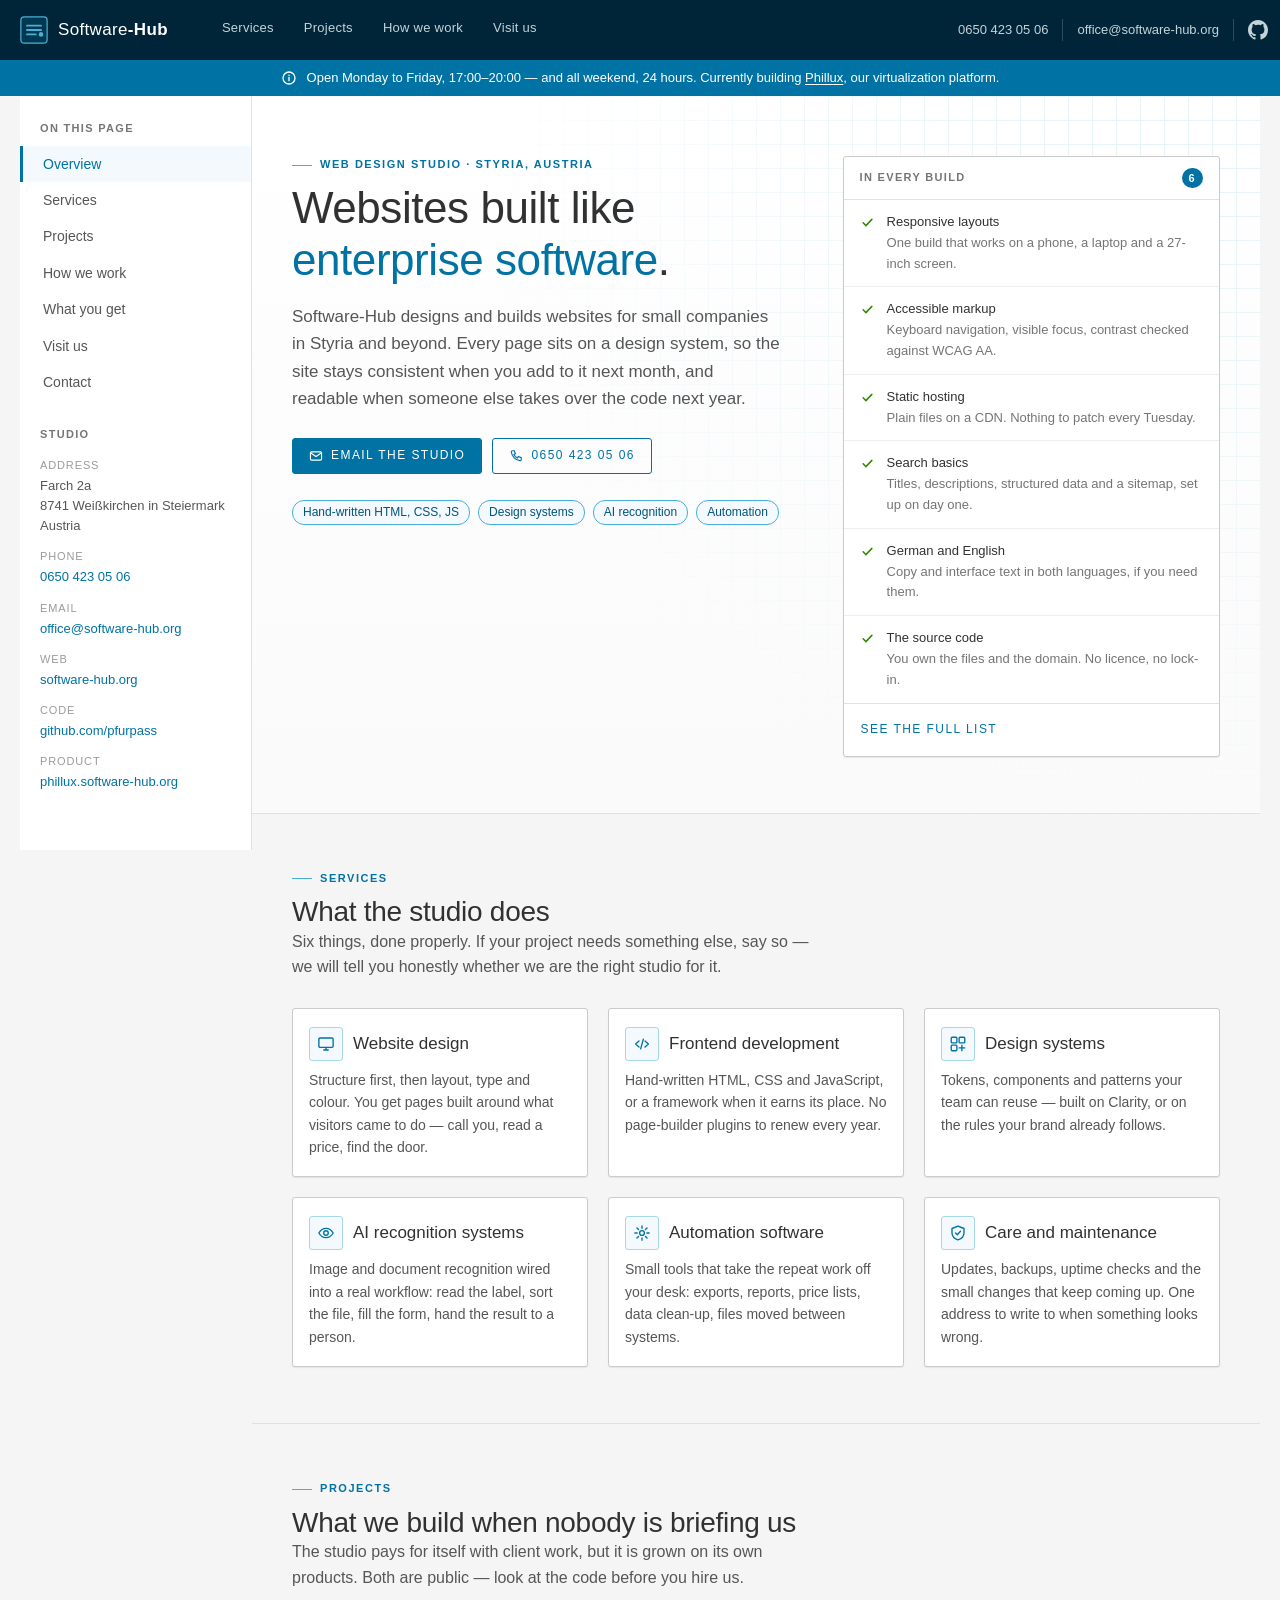
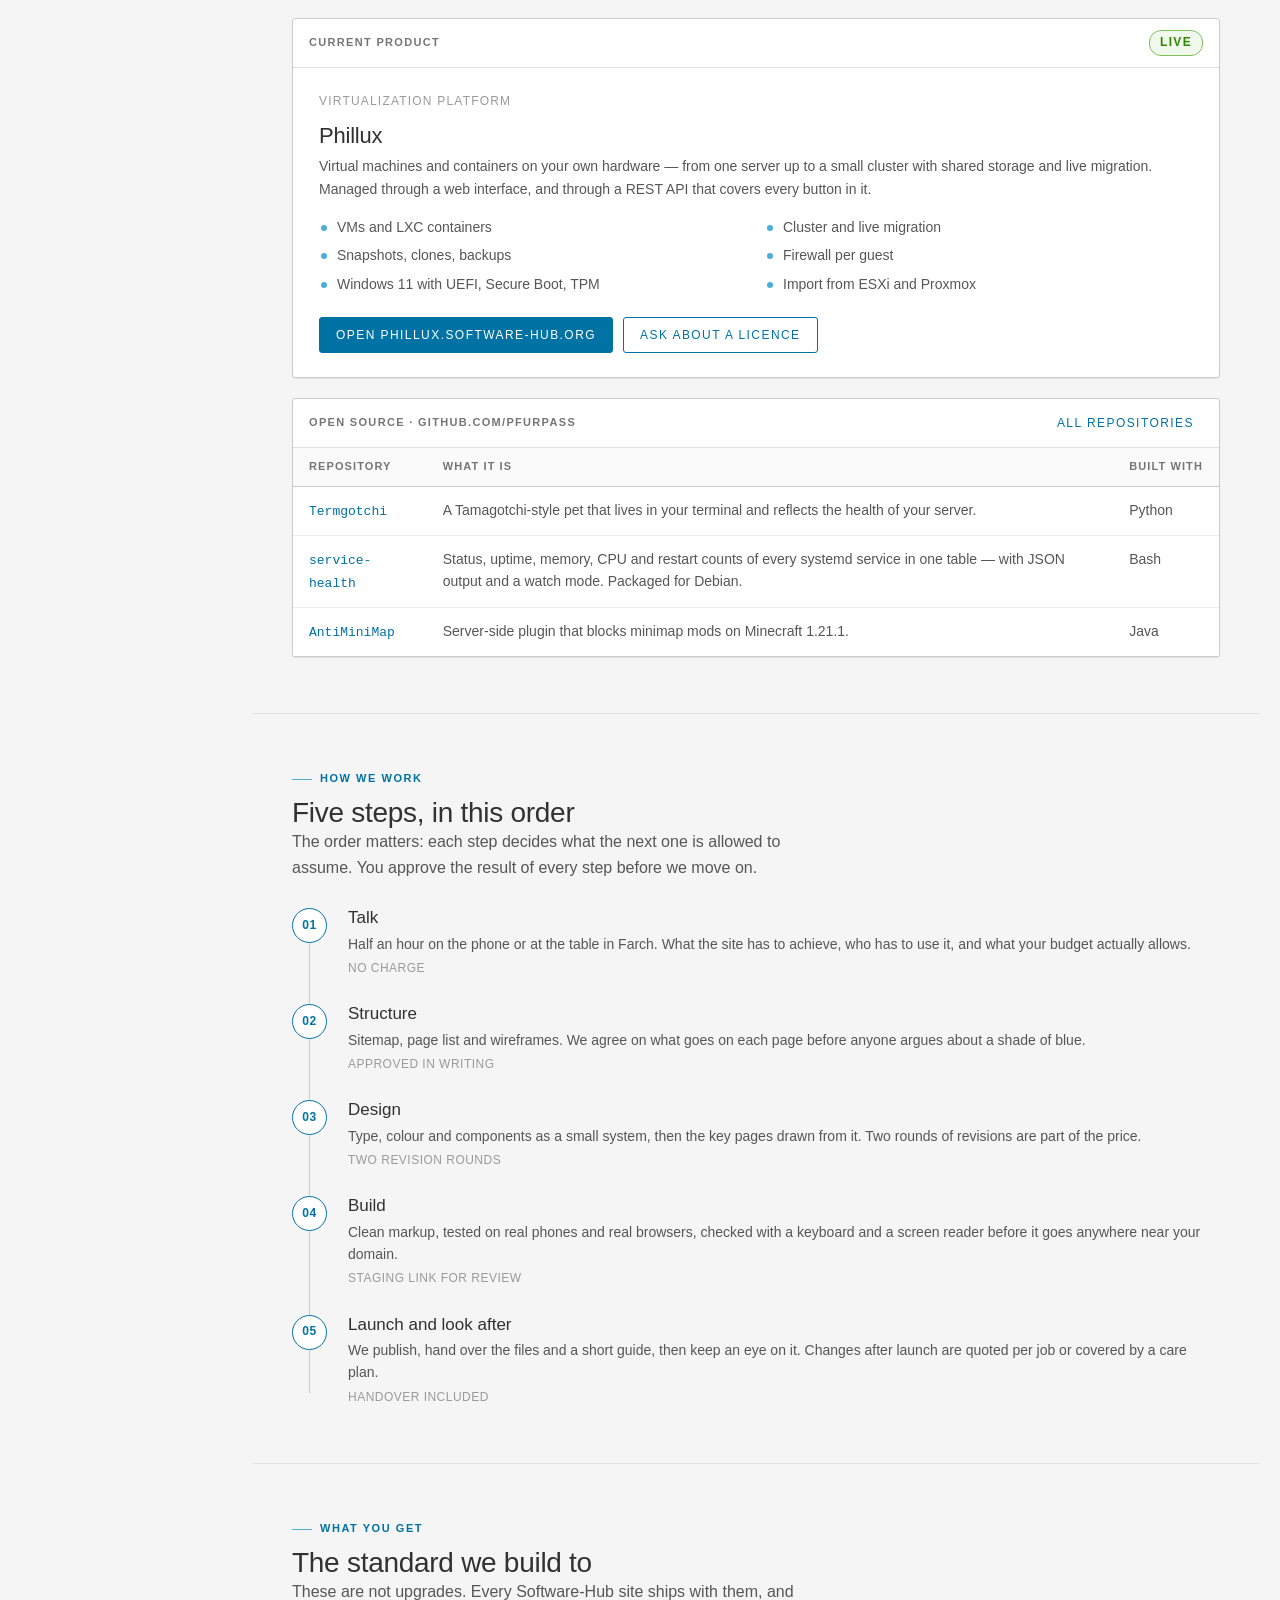
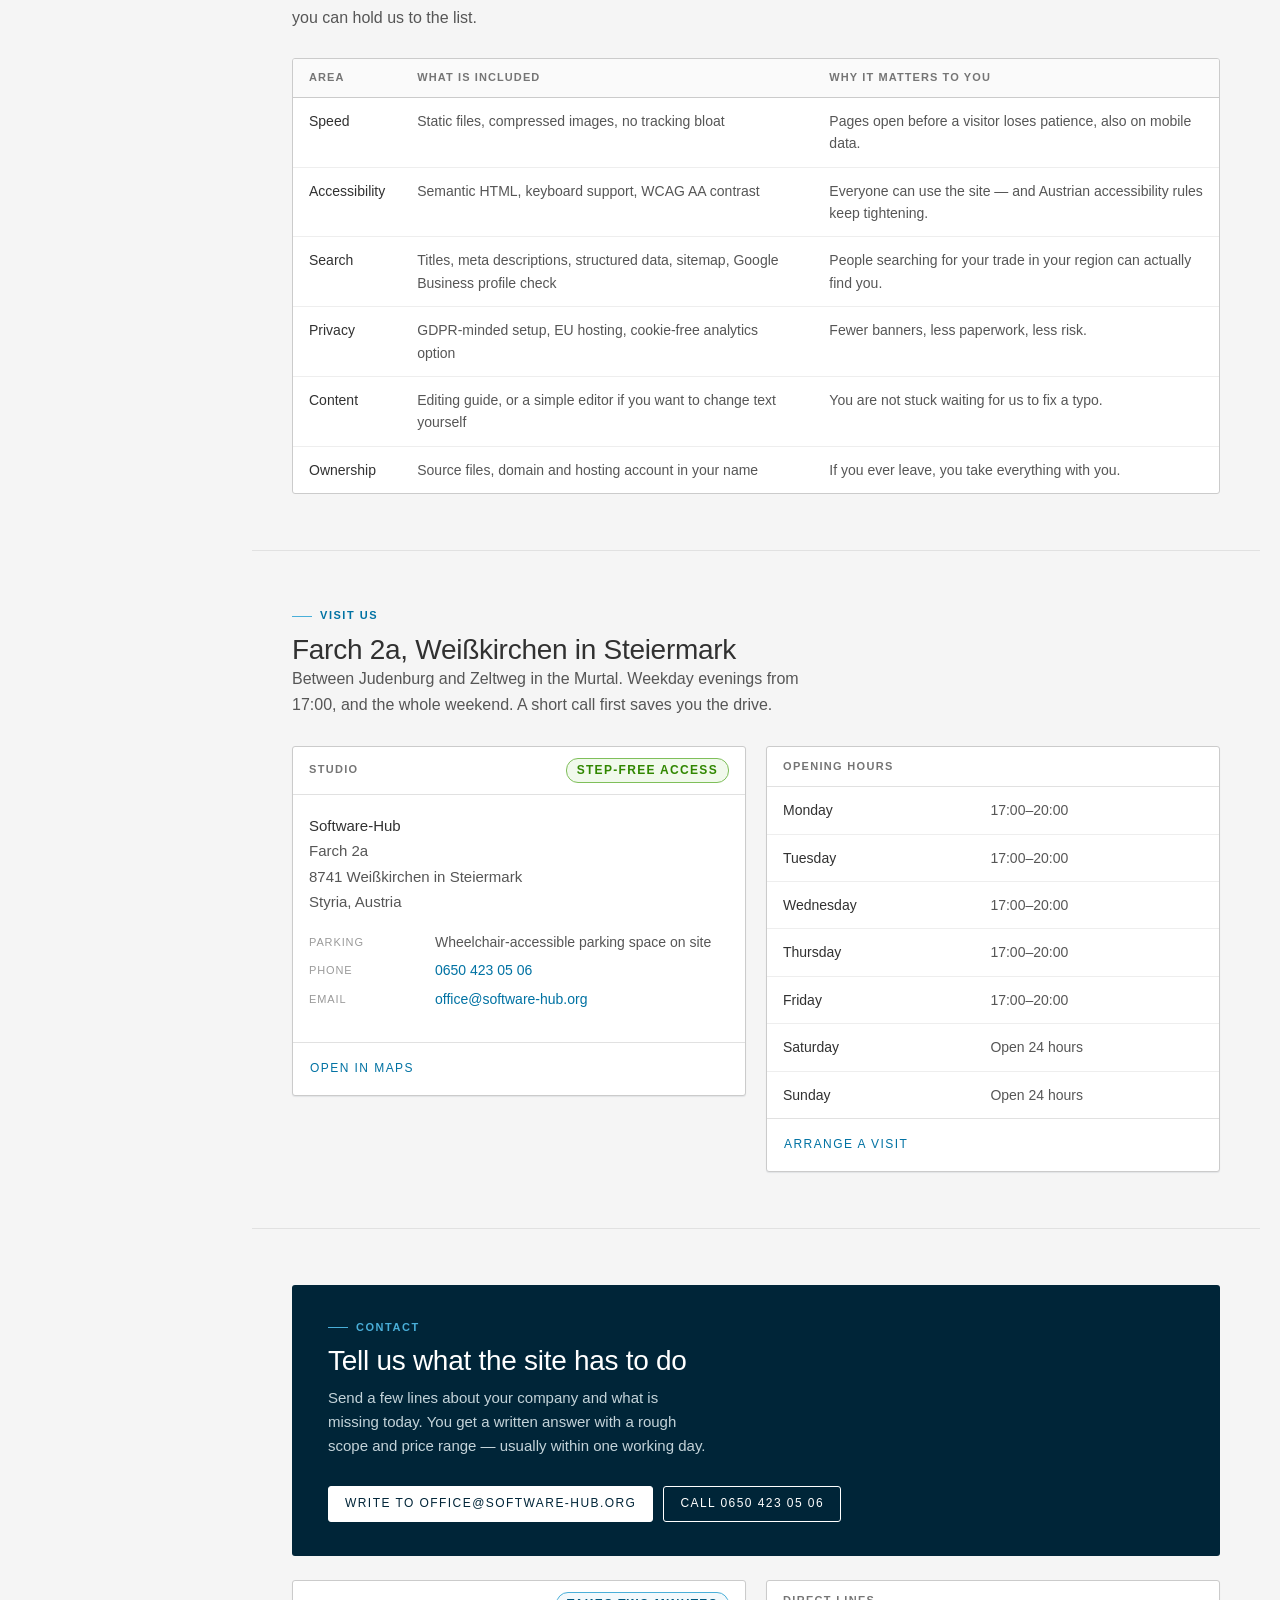
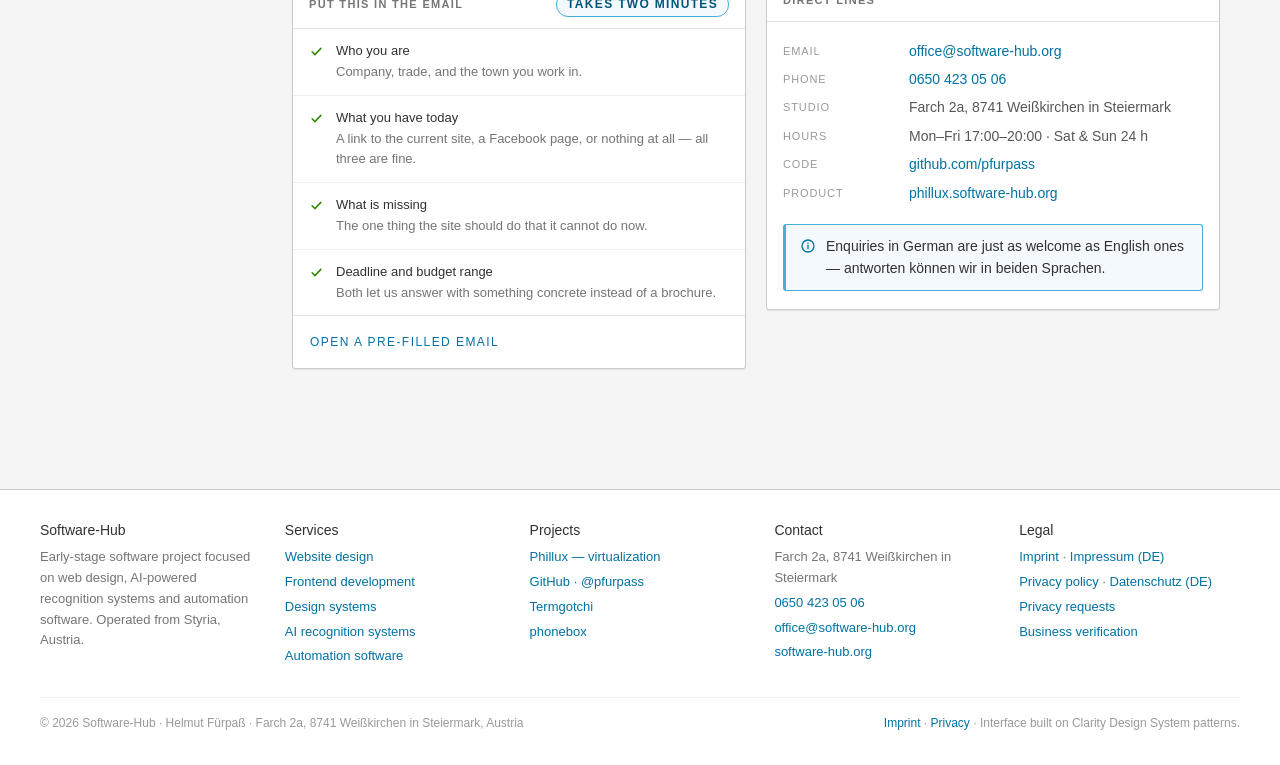
<file: index.html>
<!DOCTYPE html>
<html lang="en">
<head>
<meta charset="utf-8">
<meta name="viewport" content="width=device-width, initial-scale=1">
<title>Software-Hub — Web design &amp; automation studio in Styria, Austria</title>
  <script async src="https://pagead2.googlesyndication.com/pagead/js/adsbygoogle.js?client=ca-pub-3595285437197743"
     crossorigin="anonymous"></script>
<meta name="description" content="Software-Hub is a web design studio in Weißkirchen in Steiermark, Austria. Websites, frontend development, AI recognition systems and automation software for small companies.">
<meta name="keywords" content="Webdesigner, Webdesign, Software-Hub, Weißkirchen in Steiermark, Styria, Austria, automation software, AI recognition">
<link rel="canonical" href="https://software-hub.org/">
<meta property="og:title" content="Software-Hub — Web design &amp; automation studio in Styria">
<meta property="og:description" content="Websites built the way enterprise software is built: clear structure, fast pages, a design system underneath.">
<meta property="og:url" content="https://software-hub.org/">
<meta property="og:type" content="website">
<meta name="theme-color" content="#002538">
<link rel="icon" href="data:image/svg+xml,%3Csvg xmlns='http://www.w3.org/2000/svg' viewBox='0 0 32 32'%3E%3Crect width='32' height='32' rx='4' fill='%23002538'/%3E%3Cpath d='M9 11h14M9 16h14M9 21h9' stroke='%2349afd9' stroke-width='2.4' stroke-linecap='round'/%3E%3C/svg%3E">

<script type="application/ld+json">
{
  "@context": "https://schema.org",
  "@type": "ProfessionalService",
  "name": "Software-Hub",
  "description": "Web design studio and software project in Styria, Austria. Websites, frontend development, AI-powered recognition systems and automation software.",
  "url": "https://software-hub.org",
  "email": "office@software-hub.org",
  "telephone": "+43 650 423 05 06",
  "address": {
    "@type": "PostalAddress",
    "streetAddress": "Farch 2a",
    "postalCode": "8741",
    "addressLocality": "Weißkirchen in Steiermark",
    "addressRegion": "Styria",
    "addressCountry": "AT"
  },
  "sameAs": [
    "https://github.com/pfurpass",
    "https://phillux.software-hub.org"
  ],
  "openingHoursSpecification": [
    { "@type": "OpeningHoursSpecification", "dayOfWeek": ["Monday", "Tuesday", "Wednesday", "Thursday", "Friday"], "opens": "17:00", "closes": "20:00" },
    { "@type": "OpeningHoursSpecification", "dayOfWeek": ["Saturday", "Sunday"], "opens": "00:00", "closes": "23:59" }
  ],
  "amenityFeature": {
    "@type": "LocationFeatureSpecification",
    "name": "Wheelchair-accessible parking",
    "value": true
  }
}
</script>

<link rel="stylesheet" href="clarity.css">
</head>
<body>

<!-- ============================ HEADER ============================ -->
<header class="header">
  <button class="hamburger" id="navToggle" aria-label="Show page menu" aria-expanded="false" aria-controls="sidenav">
    <svg width="20" height="20" viewBox="0 0 24 24" fill="none" stroke="currentColor" stroke-width="2" stroke-linecap="round" aria-hidden="true"><path d="M3 6h18M3 12h18M3 18h18"/></svg>
  </button>

  <a class="branding" href="#overview">
    <svg class="logo" viewBox="0 0 32 32" fill="none" aria-hidden="true">
      <rect x="1" y="1" width="30" height="30" rx="4" fill="#00394f" stroke="#49afd9" stroke-width="1.4"/>
      <path d="M8 11h16M8 16h16M8 21h10" stroke="#49afd9" stroke-width="2.2" stroke-linecap="round"/>
      <circle cx="24" cy="21" r="2.6" fill="#49afd9"/>
    </svg>
    <span class="title">Software<b>-Hub</b></span>
  </a>

  <nav class="header-nav" aria-label="Main">
    <a href="#services">Services</a>
    <a href="#projects">Projects</a>
    <a href="#work">How we work</a>
    <a href="#visit">Visit us</a>
  </nav>

  <div class="header-actions">
    <a class="desk" href="tel:+436508434130">0650 423 05 06</a>
    <span class="sep desk" aria-hidden="true"></span>
    <a class="desk" href="mailto:office@software-hub.org">office@software-hub.org</a>
    <span class="sep desk" aria-hidden="true"></span>
    <a href="https://github.com/pfurpass" target="_blank" rel="noopener" title="Software-Hub on GitHub" aria-label="Software-Hub on GitHub" style="display:flex;align-items:center">
      <svg width="20" height="20" viewBox="0 0 16 16" fill="currentColor" aria-hidden="true"><path d="M8 0C3.58 0 0 3.58 0 8c0 3.54 2.29 6.53 5.47 7.59.4.07.55-.17.55-.38 0-.19-.01-.82-.01-1.49-2.01.37-2.53-.49-2.69-.94-.09-.23-.48-.94-.82-1.13-.28-.15-.68-.52-.01-.53.63-.01 1.08.58 1.23.82.72 1.21 1.87.87 2.33.66.07-.52.28-.87.51-1.07-1.78-.2-3.64-.89-3.64-3.95 0-.87.31-1.59.82-2.15-.08-.2-.36-1.02.08-2.12 0 0 .67-.21 2.2.82a7.4 7.4 0 0 1 2-.27c.68 0 1.36.09 2 .27 1.53-1.04 2.2-.82 2.2-.82.44 1.1.16 1.92.08 2.12.51.56.82 1.27.82 2.15 0 3.07-1.87 3.75-3.65 3.95.29.25.54.73.54 1.48 0 1.07-.01 1.93-.01 2.2 0 .21.15.46.55.38A8.01 8.01 0 0 0 16 8c0-4.42-3.58-8-8-8Z"/></svg>
    </a>
  </div>
</header>

<!-- ==================== APP-LEVEL ALERT (Clarity pattern) ==================== -->
<div class="alert-app-level" role="status">
  <svg width="16" height="16" viewBox="0 0 24 24" fill="none" stroke="currentColor" stroke-width="2" aria-hidden="true">
    <circle cx="12" cy="12" r="9"/><path d="M12 11v5M12 7.6v.6" stroke-linecap="round"/>
  </svg>
  <span>Open Monday to Friday, 17:00–20:00 — and all weekend, 24 hours. Currently building <a href="https://phillux.software-hub.org" target="_blank" rel="noopener">Phillux</a>, our virtualization platform.</span>
</div>

<div class="scrim" id="scrim" hidden></div>

<div class="shell">

  <!-- ============================ SIDENAV ============================ -->
  <nav class="sidenav" id="sidenav" aria-label="On this page">
    <div class="nav-group">
      <div class="nav-group-title">On this page</div>
      <a class="nav-link" href="#overview">Overview</a>
      <a class="nav-link" href="#services">Services</a>
      <a class="nav-link" href="#projects">Projects</a>
      <a class="nav-link" href="#work">How we work</a>
      <a class="nav-link" href="#included">What you get</a>
      <a class="nav-link" href="#visit">Visit us</a>
      <a class="nav-link" href="#contact">Contact</a>
    </div>
    <div class="nav-group">
      <div class="nav-group-title">Studio</div>
      <dl class="nav-meta">
        <dt>Address</dt>
        <dd>Farch 2a<br>8741 Weißkirchen in Steiermark<br>Austria</dd>
        <dt>Phone</dt>
        <dd><a href="tel:+436508434130">0650 423 05 06</a></dd>
        <dt>Email</dt>
        <dd><a href="mailto:office@software-hub.org">office@software-hub.org</a></dd>
        <dt>Web</dt>
        <dd><a href="https://software-hub.org">software-hub.org</a></dd>
        <dt>Code</dt>
        <dd><a href="https://github.com/pfurpass" target="_blank" rel="noopener">github.com/pfurpass</a></dd>
        <dt>Product</dt>
        <dd><a href="https://phillux.software-hub.org" target="_blank" rel="noopener">phillux.software-hub.org</a></dd>
      </dl>
    </div>
  </nav>

  <!-- ============================ CONTENT ============================ -->
  <main class="content">

    <!-- ---------- HERO ---------- -->
    <section class="hero" id="overview">
      <div class="hero-grid">
        <div>
          <span class="eyebrow"><span class="rule"></span>Web design studio · Styria, Austria</span>
          <h1>Websites built like <span class="accent">enterprise software</span>.</h1>
          <p class="hero-lead">
            Software-Hub designs and builds websites for small companies in Styria and beyond.
            Every page sits on a design system, so the site stays consistent when you add to it
            next month, and readable when someone else takes over the code next year.
          </p>
          <div class="hero-actions">
            <a class="btn btn-primary" href="mailto:office@software-hub.org?subject=Website%20enquiry">
              <svg width="14" height="14" viewBox="0 0 24 24" fill="none" stroke="currentColor" stroke-width="2" aria-hidden="true"><rect x="2.5" y="5" width="19" height="14" rx="2"/><path d="m3 7 9 6 9-6"/></svg>
              Email the studio
            </a>
            <a class="btn" href="tel:+436508434130">
              <svg width="14" height="14" viewBox="0 0 24 24" fill="none" stroke="currentColor" stroke-width="2" aria-hidden="true"><path d="M6 3h3l2 5-2.5 1.5a12 12 0 0 0 6 6L16 13l5 2v3a2 2 0 0 1-2.2 2A17 17 0 0 1 4 5.2 2 2 0 0 1 6 3Z"/></svg>
              0650 423 05 06
            </a>
          </div>
          <div class="hero-facts">
            <span class="label label-info">Hand-written HTML, CSS, JS</span>
            <span class="label label-info">Design systems</span>
            <span class="label label-info">AI recognition</span>
            <span class="label label-info">Automation</span>
          </div>
        </div>

        <div class="card panel">
          <div class="card-header">
            <span>In every build</span>
            <span class="badge">6</span>
          </div>
          <div class="card-block">
            <div class="spec-row">
              <svg class="check" width="15" height="15" viewBox="0 0 24 24" fill="none" stroke="currentColor" stroke-width="2.4" stroke-linecap="round" aria-hidden="true"><path d="m5 12.5 4.5 4.5L19 7"/></svg>
              <span><b>Responsive layouts</b><span>One build that works on a phone, a laptop and a 27-inch screen.</span></span>
            </div>
            <div class="spec-row">
              <svg class="check" width="15" height="15" viewBox="0 0 24 24" fill="none" stroke="currentColor" stroke-width="2.4" stroke-linecap="round" aria-hidden="true"><path d="m5 12.5 4.5 4.5L19 7"/></svg>
              <span><b>Accessible markup</b><span>Keyboard navigation, visible focus, contrast checked against WCAG AA.</span></span>
            </div>
            <div class="spec-row">
              <svg class="check" width="15" height="15" viewBox="0 0 24 24" fill="none" stroke="currentColor" stroke-width="2.4" stroke-linecap="round" aria-hidden="true"><path d="m5 12.5 4.5 4.5L19 7"/></svg>
              <span><b>Static hosting</b><span>Plain files on a CDN. Nothing to patch every Tuesday.</span></span>
            </div>
            <div class="spec-row">
              <svg class="check" width="15" height="15" viewBox="0 0 24 24" fill="none" stroke="currentColor" stroke-width="2.4" stroke-linecap="round" aria-hidden="true"><path d="m5 12.5 4.5 4.5L19 7"/></svg>
              <span><b>Search basics</b><span>Titles, descriptions, structured data and a sitemap, set up on day one.</span></span>
            </div>
            <div class="spec-row">
              <svg class="check" width="15" height="15" viewBox="0 0 24 24" fill="none" stroke="currentColor" stroke-width="2.4" stroke-linecap="round" aria-hidden="true"><path d="m5 12.5 4.5 4.5L19 7"/></svg>
              <span><b>German and English</b><span>Copy and interface text in both languages, if you need them.</span></span>
            </div>
            <div class="spec-row">
              <svg class="check" width="15" height="15" viewBox="0 0 24 24" fill="none" stroke="currentColor" stroke-width="2.4" stroke-linecap="round" aria-hidden="true"><path d="m5 12.5 4.5 4.5L19 7"/></svg>
              <span><b>The source code</b><span>You own the files and the domain. No licence, no lock-in.</span></span>
            </div>
          </div>
          <div class="card-footer">
            <a class="btn btn-link" href="#included">See the full list</a>
          </div>
        </div>
      </div>
    </section>

    <!-- ---------- SERVICES ---------- -->
    <section class="section" id="services">
      <div class="section-head">
        <span class="eyebrow"><span class="rule"></span>Services</span>
        <h2>What the studio does</h2>
        <p>Six things, done properly. If your project needs something else, say so — we will tell you honestly whether we are the right studio for it.</p>
      </div>

      <div class="cards">
        <article class="card card-clickable">
          <div class="card-block">
            <div class="card-title">
              <span class="icon-tile">
                <svg width="18" height="18" viewBox="0 0 24 24" fill="none" stroke="currentColor" stroke-width="1.8" aria-hidden="true"><rect x="2.5" y="4" width="19" height="12.5" rx="1.5"/><path d="M9 20h6M12 16.5V20" stroke-linecap="round"/></svg>
              </span>
              <h3>Website design</h3>
            </div>
            <p class="card-text">Structure first, then layout, type and colour. You get pages built around what visitors came to do — call you, read a price, find the door.</p>
          </div>
        </article>

        <article class="card card-clickable">
          <div class="card-block">
            <div class="card-title">
              <span class="icon-tile">
                <svg width="18" height="18" viewBox="0 0 24 24" fill="none" stroke="currentColor" stroke-width="1.8" stroke-linecap="round" stroke-linejoin="round" aria-hidden="true"><path d="m8 8-4.5 4L8 16M16 8l4.5 4L16 16M13.8 5.5l-3.6 13"/></svg>
              </span>
              <h3>Frontend development</h3>
            </div>
            <p class="card-text">Hand-written HTML, CSS and JavaScript, or a framework when it earns its place. No page-builder plugins to renew every year.</p>
          </div>
        </article>

        <article class="card card-clickable">
          <div class="card-block">
            <div class="card-title">
              <span class="icon-tile">
                <svg width="18" height="18" viewBox="0 0 24 24" fill="none" stroke="currentColor" stroke-width="1.8" aria-hidden="true"><rect x="3" y="3" width="7.5" height="7.5" rx="1.2"/><rect x="13.5" y="3" width="7.5" height="7.5" rx="1.2"/><rect x="3" y="13.5" width="7.5" height="7.5" rx="1.2"/><path d="M13.5 17.2h7.5M17.2 13.5v7.5" stroke-linecap="round"/></svg>
              </span>
              <h3>Design systems</h3>
            </div>
            <p class="card-text">Tokens, components and patterns your team can reuse — built on Clarity, or on the rules your brand already follows.</p>
          </div>
        </article>

        <article class="card card-clickable">
          <div class="card-block">
            <div class="card-title">
              <span class="icon-tile">
                <svg width="18" height="18" viewBox="0 0 24 24" fill="none" stroke="currentColor" stroke-width="1.8" aria-hidden="true"><path d="M2.5 12S6 5.8 12 5.8 21.5 12 21.5 12 18 18.2 12 18.2 2.5 12 2.5 12Z"/><circle cx="12" cy="12" r="3"/></svg>
              </span>
              <h3>AI recognition systems</h3>
            </div>
            <p class="card-text">Image and document recognition wired into a real workflow: read the label, sort the file, fill the form, hand the result to a person.</p>
          </div>
        </article>

        <article class="card card-clickable">
          <div class="card-block">
            <div class="card-title">
              <span class="icon-tile">
                <svg width="18" height="18" viewBox="0 0 24 24" fill="none" stroke="currentColor" stroke-width="1.8" aria-hidden="true"><circle cx="12" cy="12" r="3.2"/><path d="M12 2.5v3M12 18.5v3M21.5 12h-3M5.5 12h-3M18.7 5.3l-2.1 2.1M7.4 16.6l-2.1 2.1M18.7 18.7l-2.1-2.1M7.4 7.4 5.3 5.3" stroke-linecap="round"/></svg>
              </span>
              <h3>Automation software</h3>
            </div>
            <p class="card-text">Small tools that take the repeat work off your desk: exports, reports, price lists, data clean-up, files moved between systems.</p>
          </div>
        </article>

        <article class="card card-clickable">
          <div class="card-block">
            <div class="card-title">
              <span class="icon-tile">
                <svg width="18" height="18" viewBox="0 0 24 24" fill="none" stroke="currentColor" stroke-width="1.8" stroke-linejoin="round" aria-hidden="true"><path d="M12 2.8 4 6v6c0 4.4 3.3 7.6 8 9.2 4.7-1.6 8-4.8 8-9.2V6l-8-3.2Z"/><path d="m8.8 12 2.3 2.3 4.2-4.6" stroke-linecap="round"/></svg>
              </span>
              <h3>Care and maintenance</h3>
            </div>
            <p class="card-text">Updates, backups, uptime checks and the small changes that keep coming up. One address to write to when something looks wrong.</p>
          </div>
        </article>
      </div>
    </section>

    <!-- ---------- PROJECTS ---------- -->
    <section class="section" id="projects">
      <div class="section-head">
        <span class="eyebrow"><span class="rule"></span>Projects</span>
        <h2>What we build when nobody is briefing us</h2>
        <p>The studio pays for itself with client work, but it is grown on its own products. Both are public — look at the code before you hire us.</p>
      </div>

      <article class="card" style="margin-bottom:20px">
        <div class="card-header">
          <span>Current product</span>
          <span class="label label-success">Live</span>
        </div>
        <div class="card-block" style="padding:0">
          <div class="project">
            <div class="project-body">
              <span class="project-kicker">Virtualization platform</span>
              <h3>Phillux</h3>
              <p class="card-text">
                Virtual machines and containers on your own hardware — from one server up to a small
                cluster with shared storage and live migration. Managed through a web interface, and
                through a REST API that covers every button in it.
              </p>
              <ul class="feature-list">
                <li>VMs and LXC containers</li>
                <li>Cluster and live migration</li>
                <li>Snapshots, clones, backups</li>
                <li>Firewall per guest</li>
                <li>Windows 11 with UEFI, Secure Boot, TPM</li>
                <li>Import from ESXi and Proxmox</li>
              </ul>
              <div class="hero-actions" style="margin-top:22px">
                <a class="btn btn-primary" href="https://phillux.software-hub.org" target="_blank" rel="noopener">Open phillux.software-hub.org</a>
                <a class="btn" href="mailto:office@software-hub.org?subject=Phillux%20enquiry">Ask about a licence</a>
              </div>
            </div>
          </div>
        </div>
      </article>

      <article class="card">
        <div class="card-header">
          <span>Open source · github.com/pfurpass</span>
          <a class="btn btn-link" href="https://github.com/pfurpass?tab=repositories" target="_blank" rel="noopener" style="height:26px">All repositories</a>
        </div>
        <div class="card-block" style="padding:0">
          <div class="table-wrap" style="border:0;border-radius:0">
            <table class="datagrid">
              <caption style="position:absolute;width:1px;height:1px;overflow:hidden;clip:rect(0 0 0 0)">Open source repositories by Software-Hub</caption>
              <thead>
                <tr><th scope="col">Repository</th><th scope="col">What it is</th><th scope="col">Built with</th></tr>
              </thead>
              <tbody>
                <tr>
                  <td><a class="repo-name" href="https://github.com/pfurpass/Termgotchi" target="_blank" rel="noopener">Termgotchi</a></td>
                  <td>A Tamagotchi-style pet that lives in your terminal and reflects the health of your server.</td>
                  <td>Python</td>
                </tr>
                <tr>
                  <td><a class="repo-name" href="https://github.com/pfurpass/service-health" target="_blank" rel="noopener">service-health</a></td>
                  <td>Status, uptime, memory, CPU and restart counts of every systemd service in one table — with JSON output and a watch mode. Packaged for Debian.</td>
                  <td>Bash</td>
                </tr>
                <tr>
                  <td><a class="repo-name" href="https://github.com/pfurpass/AntiMiniMap" target="_blank" rel="noopener">AntiMiniMap</a></td>
                  <td>Server-side plugin that blocks minimap mods on Minecraft 1.21.1.</td>
                  <td>Java</td>
                </tr>
              </tbody>
            </table>
          </div>
        </div>
      </article>
    </section>

    <!-- ---------- PROCESS ---------- -->
    <section class="section" id="work">
      <div class="section-head">
        <span class="eyebrow"><span class="rule"></span>How we work</span>
        <h2>Five steps, in this order</h2>
        <p>The order matters: each step decides what the next one is allowed to assume. You approve the result of every step before we move on.</p>
      </div>

      <ol class="steps">
        <li class="step">
          <span class="step-num">01</span>
          <h3>Talk</h3>
          <p>Half an hour on the phone or at the table in Farch. What the site has to achieve, who has to use it, and what your budget actually allows.</p>
          <span class="dur">No charge</span>
        </li>
        <li class="step">
          <span class="step-num">02</span>
          <h3>Structure</h3>
          <p>Sitemap, page list and wireframes. We agree on what goes on each page before anyone argues about a shade of blue.</p>
          <span class="dur">Approved in writing</span>
        </li>
        <li class="step">
          <span class="step-num">03</span>
          <h3>Design</h3>
          <p>Type, colour and components as a small system, then the key pages drawn from it. Two rounds of revisions are part of the price.</p>
          <span class="dur">Two revision rounds</span>
        </li>
        <li class="step">
          <span class="step-num">04</span>
          <h3>Build</h3>
          <p>Clean markup, tested on real phones and real browsers, checked with a keyboard and a screen reader before it goes anywhere near your domain.</p>
          <span class="dur">Staging link for review</span>
        </li>
        <li class="step">
          <span class="step-num">05</span>
          <h3>Launch and look after</h3>
          <p>We publish, hand over the files and a short guide, then keep an eye on it. Changes after launch are quoted per job or covered by a care plan.</p>
          <span class="dur">Handover included</span>
        </li>
      </ol>
    </section>

    <!-- ---------- INCLUDED ---------- -->
    <section class="section" id="included">
      <div class="section-head">
        <span class="eyebrow"><span class="rule"></span>What you get</span>
        <h2>The standard we build to</h2>
        <p>These are not upgrades. Every Software-Hub site ships with them, and you can hold us to the list.</p>
      </div>

      <div class="table-wrap">
        <table class="datagrid">
          <caption class="visually-hidden" style="position:absolute;width:1px;height:1px;overflow:hidden;clip:rect(0 0 0 0)">Standards included in every Software-Hub website</caption>
          <thead>
            <tr>
              <th scope="col">Area</th>
              <th scope="col">What is included</th>
              <th scope="col">Why it matters to you</th>
            </tr>
          </thead>
          <tbody>
            <tr>
              <td><b>Speed</b></td>
              <td>Static files, compressed images, no tracking bloat</td>
              <td>Pages open before a visitor loses patience, also on mobile data.</td>
            </tr>
            <tr>
              <td><b>Accessibility</b></td>
              <td>Semantic HTML, keyboard support, WCAG AA contrast</td>
              <td>Everyone can use the site — and Austrian accessibility rules keep tightening.</td>
            </tr>
            <tr>
              <td><b>Search</b></td>
              <td>Titles, meta descriptions, structured data, sitemap, Google Business profile check</td>
              <td>People searching for your trade in your region can actually find you.</td>
            </tr>
            <tr>
              <td><b>Privacy</b></td>
              <td>GDPR-minded setup, EU hosting, cookie-free analytics option</td>
              <td>Fewer banners, less paperwork, less risk.</td>
            </tr>
            <tr>
              <td><b>Content</b></td>
              <td>Editing guide, or a simple editor if you want to change text yourself</td>
              <td>You are not stuck waiting for us to fix a typo.</td>
            </tr>
            <tr>
              <td><b>Ownership</b></td>
              <td>Source files, domain and hosting account in your name</td>
              <td>If you ever leave, you take everything with you.</td>
            </tr>
          </tbody>
        </table>
      </div>
    </section>

    <!-- ---------- VISIT ---------- -->
    <section class="section" id="visit">
      <div class="section-head">
        <span class="eyebrow"><span class="rule"></span>Visit us</span>
        <h2>Farch 2a, Weißkirchen in Steiermark</h2>
        <p>Between Judenburg and Zeltweg in the Murtal. Weekday evenings from 17:00, and the whole weekend. A short call first saves you the drive.</p>
      </div>

      <div class="two-col">
        <div class="card">
          <div class="card-header"><span>Studio</span><span class="label label-success">Step-free access</span></div>
          <div class="card-block">
            <address class="address">
              <b>Software-Hub</b>
              Farch 2a<br>
              8741 Weißkirchen in Steiermark<br>
              Styria, Austria
            </address>
            <dl class="kv">
              <dt>Parking</dt><dd>Wheelchair-accessible parking space on site</dd>
              <dt>Phone</dt><dd><a href="tel:+436508434130">0650 423 05 06</a></dd>
              <dt>Email</dt><dd><a href="mailto:office@software-hub.org">office@software-hub.org</a></dd>
            </dl>
          </div>
          <div class="card-footer">
            <a class="btn btn-link" href="https://www.google.com/maps/search/?api=1&amp;query=Farch+2a+8741+Wei%C3%9Fkirchen+in+Steiermark" target="_blank" rel="noopener">Open in maps</a>
          </div>
        </div>

        <div class="card">
          <div class="card-header"><span>Opening hours</span></div>
          <div class="card-block" style="padding:0">
            <table class="datagrid" style="min-width:0">
              <tbody>
                <tr><td><b>Monday</b></td><td>17:00–20:00</td></tr>
                <tr><td><b>Tuesday</b></td><td>17:00–20:00</td></tr>
                <tr><td><b>Wednesday</b></td><td>17:00–20:00</td></tr>
                <tr><td><b>Thursday</b></td><td>17:00–20:00</td></tr>
                <tr><td><b>Friday</b></td><td>17:00–20:00</td></tr>
                <tr><td><b>Saturday</b></td><td class="today">Open 24 hours</td></tr>
                <tr><td><b>Sunday</b></td><td class="today">Open 24 hours</td></tr>
              </tbody>
            </table>
          </div>
          <div class="card-footer">
            <a class="btn btn-link" href="#contact">Arrange a visit</a>
          </div>
        </div>
      </div>
    </section>

    <!-- ---------- CONTACT ---------- -->
    <section class="section" id="contact">
      <div class="cta">
        <div>
          <span class="eyebrow" style="color:var(--blue-400)"><span class="rule" style="background:var(--blue-400)"></span>Contact</span>
          <h2>Tell us what the site has to do</h2>
          <p>Send a few lines about your company and what is missing today. You get a written answer with a rough scope and price range — usually within one working day.</p>
        </div>
        <div class="cta-actions">
          <a class="btn btn-primary" href="mailto:office@software-hub.org?subject=Project%20enquiry&amp;body=Company%3A%20%0AWhat%20we%20have%20today%3A%20%0AWhat%20is%20missing%3A%20%0ADeadline%3A%20%0ABudget%20range%3A%20%0APhone%3A%20">Write to office@software-hub.org</a>
          <a class="btn" href="tel:+436508434130">Call 0650 423 05 06</a>
        </div>
      </div>

      <div class="two-col" style="margin-top:24px">
        <div class="card">
          <div class="card-header">
            <span>Put this in the email</span>
            <span class="label label-info">Takes two minutes</span>
          </div>
          <div class="card-block" style="padding:0">
            <div class="spec-row">
              <svg class="check" width="15" height="15" viewBox="0 0 24 24" fill="none" stroke="currentColor" stroke-width="2.4" stroke-linecap="round" aria-hidden="true"><path d="m5 12.5 4.5 4.5L19 7"/></svg>
              <span><b>Who you are</b><span>Company, trade, and the town you work in.</span></span>
            </div>
            <div class="spec-row">
              <svg class="check" width="15" height="15" viewBox="0 0 24 24" fill="none" stroke="currentColor" stroke-width="2.4" stroke-linecap="round" aria-hidden="true"><path d="m5 12.5 4.5 4.5L19 7"/></svg>
              <span><b>What you have today</b><span>A link to the current site, a Facebook page, or nothing at all — all three are fine.</span></span>
            </div>
            <div class="spec-row">
              <svg class="check" width="15" height="15" viewBox="0 0 24 24" fill="none" stroke="currentColor" stroke-width="2.4" stroke-linecap="round" aria-hidden="true"><path d="m5 12.5 4.5 4.5L19 7"/></svg>
              <span><b>What is missing</b><span>The one thing the site should do that it cannot do now.</span></span>
            </div>
            <div class="spec-row">
              <svg class="check" width="15" height="15" viewBox="0 0 24 24" fill="none" stroke="currentColor" stroke-width="2.4" stroke-linecap="round" aria-hidden="true"><path d="m5 12.5 4.5 4.5L19 7"/></svg>
              <span><b>Deadline and budget range</b><span>Both let us answer with something concrete instead of a brochure.</span></span>
            </div>
          </div>
          <div class="card-footer">
            <a class="btn btn-link" href="mailto:office@software-hub.org?subject=Project%20enquiry&amp;body=Company%3A%20%0AWhat%20we%20have%20today%3A%20%0AWhat%20is%20missing%3A%20%0ADeadline%3A%20%0ABudget%20range%3A%20%0APhone%3A%20">Open a pre-filled email</a>
          </div>
        </div>

        <div class="card">
          <div class="card-header"><span>Direct lines</span></div>
          <div class="card-block">
            <dl class="kv" style="margin-top:0">
              <dt>Email</dt><dd><a href="mailto:office@software-hub.org">office@software-hub.org</a></dd>
              <dt>Phone</dt><dd><a href="tel:+436508434130">0650 423 05 06</a></dd>
              <dt>Studio</dt><dd>Farch 2a, 8741 Weißkirchen in Steiermark</dd>
              <dt>Hours</dt><dd>Mon–Fri 17:00–20:00 · Sat &amp; Sun 24 h</dd>
              <dt>Code</dt><dd><a href="https://github.com/pfurpass" target="_blank" rel="noopener">github.com/pfurpass</a></dd>
              <dt>Product</dt><dd><a href="https://phillux.software-hub.org" target="_blank" rel="noopener">phillux.software-hub.org</a></dd>
            </dl>
            <div class="alert" style="margin-top:20px">
              <svg width="16" height="16" viewBox="0 0 24 24" fill="none" stroke="currentColor" stroke-width="2" aria-hidden="true"><circle cx="12" cy="12" r="9"/><path d="M12 11v5M12 7.6v.6" stroke-linecap="round"/></svg>
              <span>Enquiries in German are just as welcome as English ones — antworten können wir in beiden Sprachen.</span>
            </div>
          </div>
        </div>
      </div>
    </section>

  </main>
</div>

<!-- ============================ FOOTER ============================ -->
<footer class="footer">
  <div class="footer-grid">
    <div>
      <h4>Software-Hub</h4>
      <p>Early-stage software project focused on web design, AI-powered recognition systems and automation software. Operated from Styria, Austria.</p>
    </div>
    <div>
      <h4>Services</h4>
      <ul>
        <li><a href="#services">Website design</a></li>
        <li><a href="#services">Frontend development</a></li>
        <li><a href="#services">Design systems</a></li>
        <li><a href="#services">AI recognition systems</a></li>
        <li><a href="#services">Automation software</a></li>
      </ul>
    </div>
    <div>
      <h4>Projects</h4>
      <ul>
        <li><a href="https://phillux.software-hub.org" target="_blank" rel="noopener">Phillux — virtualization</a></li>
        <li><a href="https://github.com/pfurpass" target="_blank" rel="noopener">GitHub · @pfurpass</a></li>
        <li><a href="https://github.com/pfurpass/Termgotchi" target="_blank" rel="noopener">Termgotchi</a></li>
        <li><a href="https://github.com/pfurpass/phonebox" target="_blank" rel="noopener">phonebox</a></li>
      </ul>
    </div>
    <div>
      <h4>Contact</h4>
      <ul>
        <li>Farch 2a, 8741 Weißkirchen in Steiermark</li>
        <li><a href="tel:+436508434130">0650 423 05 06</a></li>
        <li><a href="mailto:office@software-hub.org">office@software-hub.org</a></li>
        <li><a href="https://software-hub.org">software-hub.org</a></li>
      </ul>
    </div>
    <div>
      <h4>Legal</h4>
      <ul>
        <li><a href="impressum.html">Imprint</a> · <a href="impressum-de.html">Impressum (DE)</a></li>
        <li><a href="datenschutz.html">Privacy policy</a> · <a href="datenschutz-de.html">Datenschutz (DE)</a></li>
        <li><a href="mailto:office@software-hub.org?subject=Privacy%20request">Privacy requests</a></li>
        <li><a href="mailto:office@software-hub.org?subject=Business%20verification">Business verification</a></li>
      </ul>
    </div>
  </div>
  <div class="footer-bottom">
    <span>© <span id="year">2026</span> Software-Hub · Helmut Fürpaß · Farch 2a, 8741 Weißkirchen in Steiermark, Austria</span>
    <span><a href="impressum.html">Imprint</a> · <a href="datenschutz.html">Privacy</a> · Interface built on Clarity Design System patterns.</span>
  </div>
</footer>

<script src="site.js" defer></script>
</body>
</html>
</file>
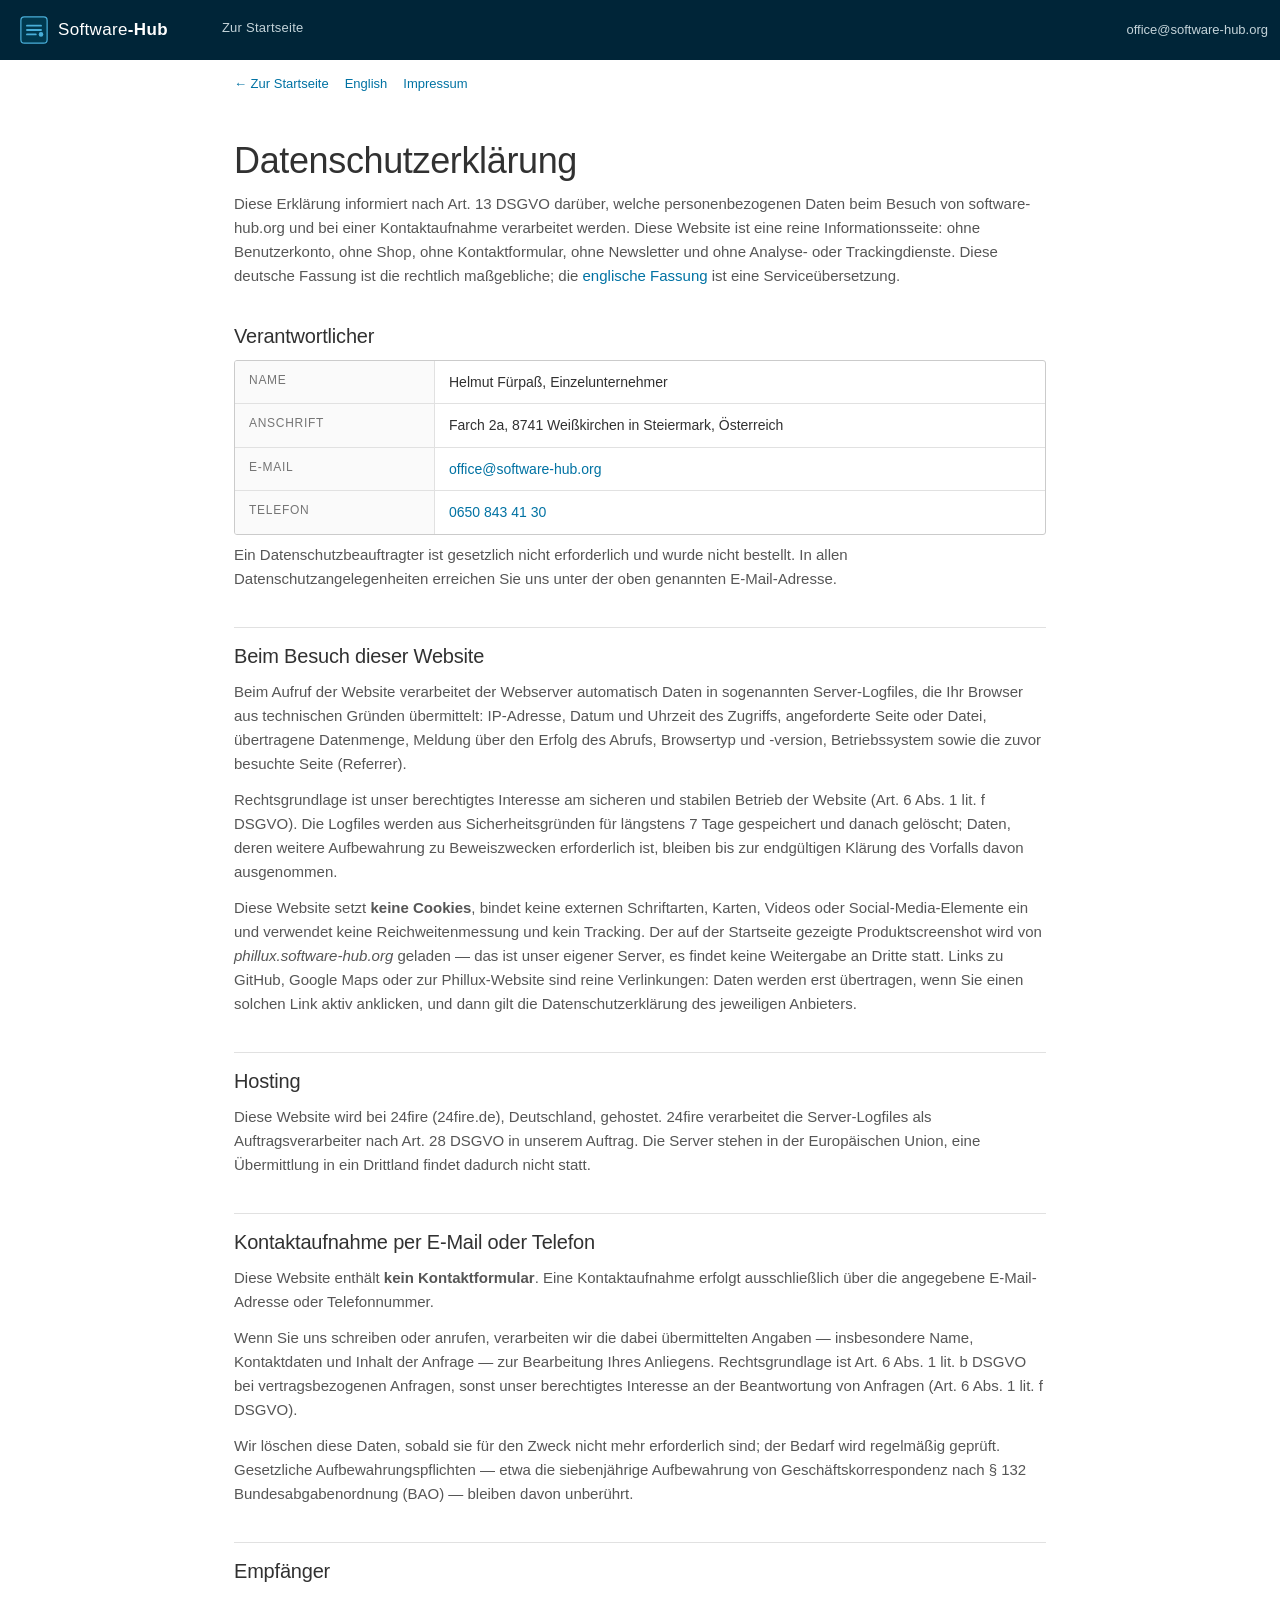
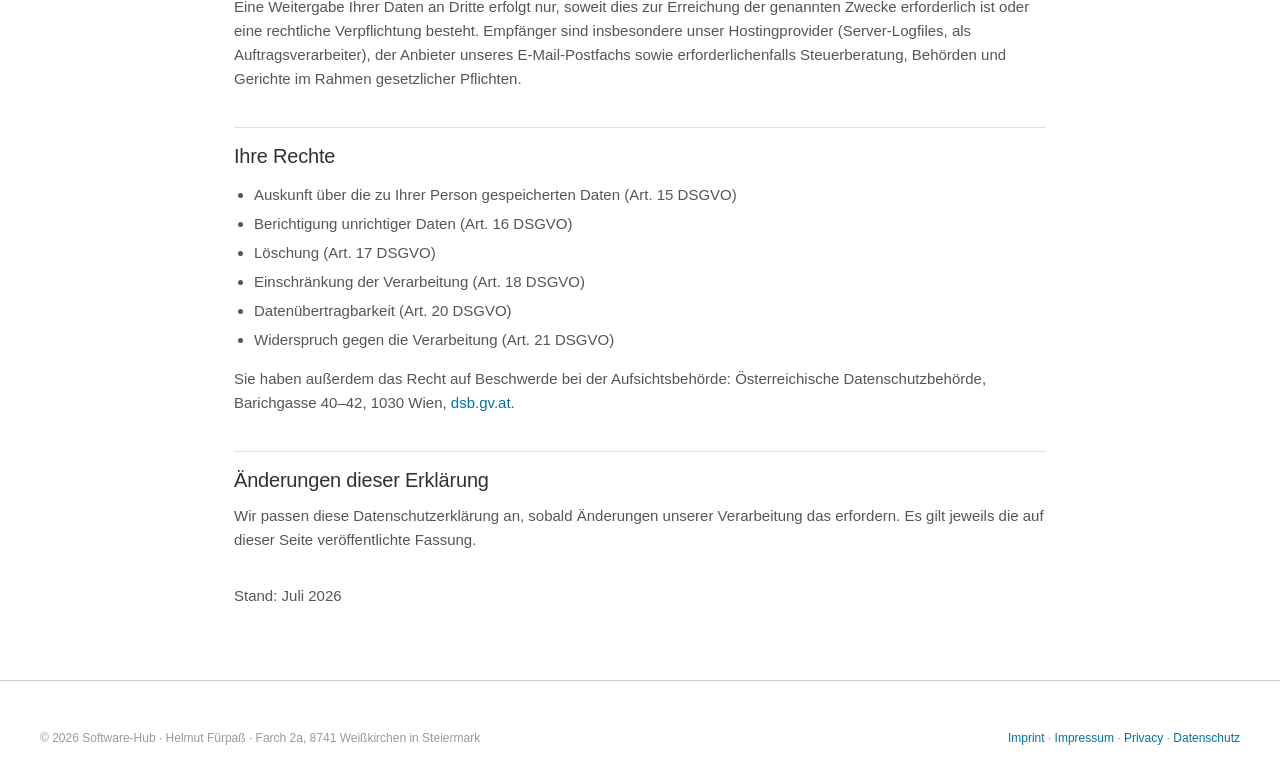
<file: datenschutz-de.html>
<!DOCTYPE html>
<html lang="de">
<head>
<meta charset="utf-8">
<meta name="viewport" content="width=device-width, initial-scale=1">
<title>Datenschutzerklärung — Software-Hub</title>
<meta name="description" content="Datenschutzerklärung nach Art. 13 DSGVO für software-hub.org — Webdesign, Softwareentwicklung und Automatisierung, Weißkirchen in Steiermark.">
<meta name="robots" content="noindex, follow">
<link rel="canonical" href="https://software-hub.org/datenschutz-de.html">
<link rel="stylesheet" href="clarity.css">
<meta name="theme-color" content="#002538">
<link rel="icon" href="data:image/svg+xml,%3Csvg xmlns='http://www.w3.org/2000/svg' viewBox='0 0 32 32'%3E%3Crect width='32' height='32' rx='4' fill='%23002538'/%3E%3Cpath d='M9 11h14M9 16h14M9 21h9' stroke='%2349afd9' stroke-width='2.4' stroke-linecap='round'/%3E%3C/svg%3E">
</head>
<body style="background:#fff">

<header class="header">
  <a class="branding" href="index.html">
    <svg class="logo" viewBox="0 0 32 32" fill="none" aria-hidden="true">
      <rect x="1" y="1" width="30" height="30" rx="4" fill="#00394f" stroke="#49afd9" stroke-width="1.4"/>
      <path d="M8 11h16M8 16h16M8 21h10" stroke="#49afd9" stroke-width="2.2" stroke-linecap="round"/>
      <circle cx="24" cy="21" r="2.6" fill="#49afd9"/>
    </svg>
    <span class="title">Software<b>-Hub</b></span>
  </a>
  <nav class="header-nav" aria-label="Hauptnavigation">
    <a href="index.html">Zur Startseite</a>
  </nav>
  <div class="header-actions">
    <a href="mailto:office@software-hub.org">office@software-hub.org</a>
  </div>
</header>

<nav class="legal-nav" aria-label="Rechtliches">
  <a href="index.html">&larr; Zur Startseite</a>
  <a href="datenschutz.html">English</a>
  <a href="impressum-de.html">Impressum</a>
</nav>

<main class="legal-wrap">

<h1>Datenschutzerklärung</h1>
<p class="legal-lead">Diese Erklärung informiert nach Art. 13 DSGVO darüber, welche personenbezogenen Daten beim Besuch von software-hub.org und bei einer Kontaktaufnahme verarbeitet werden. Diese Website ist eine reine Informationsseite: ohne Benutzerkonto, ohne Shop, ohne Kontaktformular, ohne Newsletter und ohne Analyse- oder Trackingdienste. Diese deutsche Fassung ist die rechtlich maßgebliche; die <a href="datenschutz.html">englische Fassung</a> ist eine Serviceübersetzung.</p>

<h2>Verantwortlicher</h2>
<dl class="facts">
  <dt>Name</dt><dd>Helmut Fürpaß, Einzelunternehmer</dd>
  <dt>Anschrift</dt><dd>Farch 2a, 8741 Weißkirchen in Steiermark, Österreich</dd>
  <dt>E-Mail</dt><dd><a href="mailto:office@software-hub.org">office@software-hub.org</a></dd>
  <dt>Telefon</dt><dd><a href="tel:+436508434130">0650 843 41 30</a></dd>
</dl>
<p>Ein Datenschutzbeauftragter ist gesetzlich nicht erforderlich und wurde nicht bestellt. In allen Datenschutzangelegenheiten erreichen Sie uns unter der oben genannten E-Mail-Adresse.</p>

<h2>Beim Besuch dieser Website</h2>
<p>Beim Aufruf der Website verarbeitet der Webserver automatisch Daten in sogenannten Server-Logfiles, die Ihr Browser aus technischen Gründen übermittelt: IP-Adresse, Datum und Uhrzeit des Zugriffs, angeforderte Seite oder Datei, übertragene Datenmenge, Meldung über den Erfolg des Abrufs, Browsertyp und -version, Betriebssystem sowie die zuvor besuchte Seite (Referrer).</p>
<p>Rechtsgrundlage ist unser berechtigtes Interesse am sicheren und stabilen Betrieb der Website (Art. 6 Abs. 1 lit. f DSGVO). Die Logfiles werden aus Sicherheitsgründen für längstens 7 Tage gespeichert und danach gelöscht; Daten, deren weitere Aufbewahrung zu Beweiszwecken erforderlich ist, bleiben bis zur endgültigen Klärung des Vorfalls davon ausgenommen.</p>
<p>Diese Website setzt <strong>keine Cookies</strong>, bindet keine externen Schriftarten, Karten, Videos oder Social-Media-Elemente ein und verwendet keine Reichweitenmessung und kein Tracking. Der auf der Startseite gezeigte Produktscreenshot wird von <em>phillux.software-hub.org</em> geladen — das ist unser eigener Server, es findet keine Weitergabe an Dritte statt. Links zu GitHub, Google Maps oder zur Phillux-Website sind reine Verlinkungen: Daten werden erst übertragen, wenn Sie einen solchen Link aktiv anklicken, und dann gilt die Datenschutzerklärung des jeweiligen Anbieters.</p>

<h2>Hosting</h2>
<p>Diese Website wird bei 24fire (24fire.de), Deutschland, gehostet. 24fire verarbeitet die Server-Logfiles als Auftragsverarbeiter nach Art. 28 DSGVO in unserem Auftrag. Die Server stehen in der Europäischen Union, eine Übermittlung in ein Drittland findet dadurch nicht statt.</p>

<h2>Kontaktaufnahme per E-Mail oder Telefon</h2>
<p>Diese Website enthält <strong>kein Kontaktformular</strong>. Eine Kontaktaufnahme erfolgt ausschließlich über die angegebene E-Mail-Adresse oder Telefonnummer.</p>
<p>Wenn Sie uns schreiben oder anrufen, verarbeiten wir die dabei übermittelten Angaben — insbesondere Name, Kontaktdaten und Inhalt der Anfrage — zur Bearbeitung Ihres Anliegens. Rechtsgrundlage ist Art. 6 Abs. 1 lit. b DSGVO bei vertragsbezogenen Anfragen, sonst unser berechtigtes Interesse an der Beantwortung von Anfragen (Art. 6 Abs. 1 lit. f DSGVO).</p>
<p>Wir löschen diese Daten, sobald sie für den Zweck nicht mehr erforderlich sind; der Bedarf wird regelmäßig geprüft. Gesetzliche Aufbewahrungspflichten — etwa die siebenjährige Aufbewahrung von Geschäftskorrespondenz nach § 132 Bundesabgabenordnung (BAO) — bleiben davon unberührt.</p>

<h2>Empfänger</h2>
<p>Eine Weitergabe Ihrer Daten an Dritte erfolgt nur, soweit dies zur Erreichung der genannten Zwecke erforderlich ist oder eine rechtliche Verpflichtung besteht. Empfänger sind insbesondere unser Hostingprovider (Server-Logfiles, als Auftragsverarbeiter), der Anbieter unseres E-Mail-Postfachs sowie erforderlichenfalls Steuerberatung, Behörden und Gerichte im Rahmen gesetzlicher Pflichten.</p>

<h2>Ihre Rechte</h2>
<ul>
  <li>Auskunft über die zu Ihrer Person gespeicherten Daten (Art. 15 DSGVO)</li>
  <li>Berichtigung unrichtiger Daten (Art. 16 DSGVO)</li>
  <li>Löschung (Art. 17 DSGVO)</li>
  <li>Einschränkung der Verarbeitung (Art. 18 DSGVO)</li>
  <li>Datenübertragbarkeit (Art. 20 DSGVO)</li>
  <li>Widerspruch gegen die Verarbeitung (Art. 21 DSGVO)</li>
  </ul>
<p>Sie haben außerdem das Recht auf Beschwerde bei der Aufsichtsbehörde: Österreichische Datenschutzbehörde, Barichgasse 40–42, 1030 Wien, <a href="https://www.dsb.gv.at/" target="_blank" rel="noopener">dsb.gv.at</a>.</p>

<h2>Änderungen dieser Erklärung</h2>
<p>Wir passen diese Datenschutzerklärung an, sobald Änderungen unserer Verarbeitung das erfordern. Es gilt jeweils die auf dieser Seite veröffentlichte Fassung.</p>

<p class="updated">Stand: Juli 2026</p>
</main>

<footer class="footer">
  <div class="footer-bottom" style="margin-top:0;border-top:0">
    <span>© 2026 Software-Hub · Helmut Fürpaß · Farch 2a, 8741 Weißkirchen in Steiermark</span>
    <span><a href="impressum.html">Imprint</a> · <a href="impressum-de.html">Impressum</a> · <a href="datenschutz.html">Privacy</a> · <a href="datenschutz-de.html">Datenschutz</a></span>
  </div>
</footer>
</body>
</html>
</file>
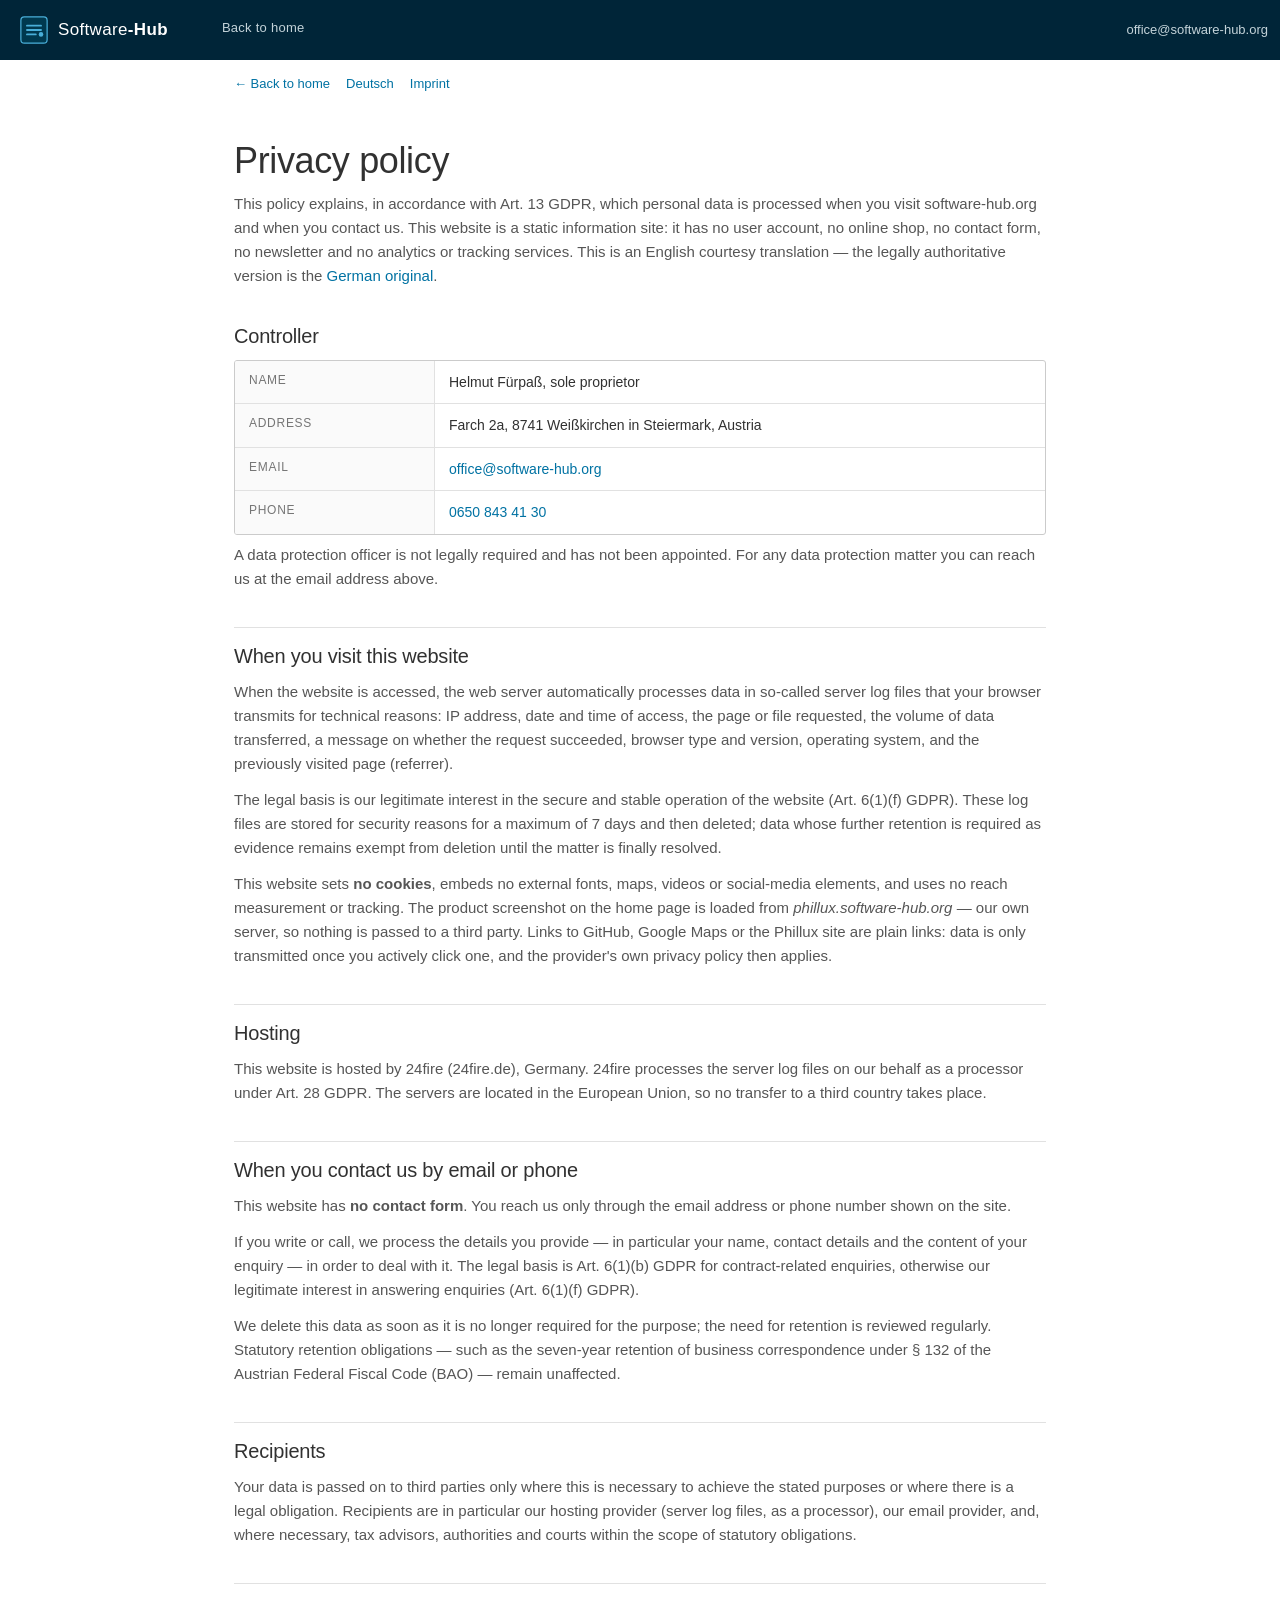
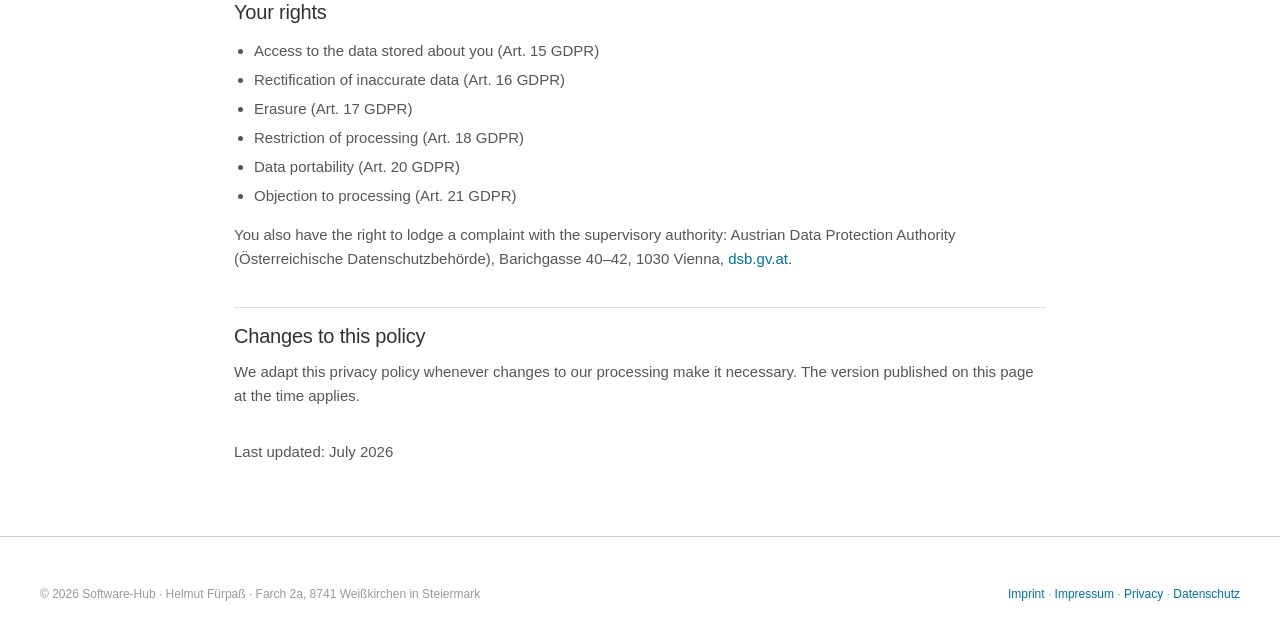
<file: datenschutz.html>
<!DOCTYPE html>
<html lang="en">
<head>
<meta charset="utf-8">
<meta name="viewport" content="width=device-width, initial-scale=1">
<title>Privacy policy — Software-Hub</title>
<meta name="description" content="Privacy policy under Art. 13 GDPR for software-hub.org — web design, software development and automation, Weißkirchen in Steiermark, Austria.">
<meta name="robots" content="noindex, follow">
<link rel="canonical" href="https://software-hub.org/datenschutz.html">
<link rel="stylesheet" href="clarity.css">
<meta name="theme-color" content="#002538">
<link rel="icon" href="data:image/svg+xml,%3Csvg xmlns='http://www.w3.org/2000/svg' viewBox='0 0 32 32'%3E%3Crect width='32' height='32' rx='4' fill='%23002538'/%3E%3Cpath d='M9 11h14M9 16h14M9 21h9' stroke='%2349afd9' stroke-width='2.4' stroke-linecap='round'/%3E%3C/svg%3E">
</head>
<body style="background:#fff">

<header class="header">
  <a class="branding" href="index.html">
    <svg class="logo" viewBox="0 0 32 32" fill="none" aria-hidden="true">
      <rect x="1" y="1" width="30" height="30" rx="4" fill="#00394f" stroke="#49afd9" stroke-width="1.4"/>
      <path d="M8 11h16M8 16h16M8 21h10" stroke="#49afd9" stroke-width="2.2" stroke-linecap="round"/>
      <circle cx="24" cy="21" r="2.6" fill="#49afd9"/>
    </svg>
    <span class="title">Software<b>-Hub</b></span>
  </a>
  <nav class="header-nav" aria-label="Main">
    <a href="index.html">Back to home</a>
  </nav>
  <div class="header-actions">
    <a href="mailto:office@software-hub.org">office@software-hub.org</a>
  </div>
</header>

<nav class="legal-nav" aria-label="Legal">
  <a href="index.html">&larr; Back to home</a>
  <a href="datenschutz-de.html">Deutsch</a>
  <a href="impressum.html">Imprint</a>
</nav>

<main class="legal-wrap">

<h1>Privacy policy</h1>
<p class="legal-lead">This policy explains, in accordance with Art. 13 GDPR, which personal data is processed when you visit software-hub.org and when you contact us. This website is a static information site: it has no user account, no online shop, no contact form, no newsletter and no analytics or tracking services. This is an English courtesy translation — the legally authoritative version is the <a href="datenschutz-de.html">German original</a>.</p>

<h2>Controller</h2>
<dl class="facts">
  <dt>Name</dt><dd>Helmut Fürpaß, sole proprietor</dd>
  <dt>Address</dt><dd>Farch 2a, 8741 Weißkirchen in Steiermark, Austria</dd>
  <dt>Email</dt><dd><a href="mailto:office@software-hub.org">office@software-hub.org</a></dd>
  <dt>Phone</dt><dd><a href="tel:+436508434130">0650 843 41 30</a></dd>
</dl>
<p>A data protection officer is not legally required and has not been appointed. For any data protection matter you can reach us at the email address above.</p>

<h2>When you visit this website</h2>
<p>When the website is accessed, the web server automatically processes data in so-called server log files that your browser transmits for technical reasons: IP address, date and time of access, the page or file requested, the volume of data transferred, a message on whether the request succeeded, browser type and version, operating system, and the previously visited page (referrer).</p>
<p>The legal basis is our legitimate interest in the secure and stable operation of the website (Art. 6(1)(f) GDPR). These log files are stored for security reasons for a maximum of 7 days and then deleted; data whose further retention is required as evidence remains exempt from deletion until the matter is finally resolved.</p>
<p>This website sets <strong>no cookies</strong>, embeds no external fonts, maps, videos or social-media elements, and uses no reach measurement or tracking. The product screenshot on the home page is loaded from <em>phillux.software-hub.org</em> — our own server, so nothing is passed to a third party. Links to GitHub, Google Maps or the Phillux site are plain links: data is only transmitted once you actively click one, and the provider's own privacy policy then applies.</p>

<h2>Hosting</h2>
<p>This website is hosted by 24fire (24fire.de), Germany. 24fire processes the server log files on our behalf as a processor under Art. 28 GDPR. The servers are located in the European Union, so no transfer to a third country takes place.</p>

<h2>When you contact us by email or phone</h2>
<p>This website has <strong>no contact form</strong>. You reach us only through the email address or phone number shown on the site.</p>
<p>If you write or call, we process the details you provide — in particular your name, contact details and the content of your enquiry — in order to deal with it. The legal basis is Art. 6(1)(b) GDPR for contract-related enquiries, otherwise our legitimate interest in answering enquiries (Art. 6(1)(f) GDPR).</p>
<p>We delete this data as soon as it is no longer required for the purpose; the need for retention is reviewed regularly. Statutory retention obligations — such as the seven-year retention of business correspondence under § 132 of the Austrian Federal Fiscal Code (BAO) — remain unaffected.</p>

<h2>Recipients</h2>
<p>Your data is passed on to third parties only where this is necessary to achieve the stated purposes or where there is a legal obligation. Recipients are in particular our hosting provider (server log files, as a processor), our email provider, and, where necessary, tax advisors, authorities and courts within the scope of statutory obligations.</p>

<h2>Your rights</h2>
<ul>
  <li>Access to the data stored about you (Art. 15 GDPR)</li>
  <li>Rectification of inaccurate data (Art. 16 GDPR)</li>
  <li>Erasure (Art. 17 GDPR)</li>
  <li>Restriction of processing (Art. 18 GDPR)</li>
  <li>Data portability (Art. 20 GDPR)</li>
  <li>Objection to processing (Art. 21 GDPR)</li>
</ul>
<p>You also have the right to lodge a complaint with the supervisory authority: Austrian Data Protection Authority (Österreichische Datenschutzbehörde), Barichgasse 40–42, 1030 Vienna, <a href="https://www.dsb.gv.at/" target="_blank" rel="noopener">dsb.gv.at</a>.</p>

<h2>Changes to this policy</h2>
<p>We adapt this privacy policy whenever changes to our processing make it necessary. The version published on this page at the time applies.</p>

<p class="updated">Last updated: July 2026</p>
</main>

<footer class="footer">
  <div class="footer-bottom" style="margin-top:0;border-top:0">
    <span>© 2026 Software-Hub · Helmut Fürpaß · Farch 2a, 8741 Weißkirchen in Steiermark</span>
    <span><a href="impressum.html">Imprint</a> · <a href="impressum-de.html">Impressum</a> · <a href="datenschutz.html">Privacy</a> · <a href="datenschutz-de.html">Datenschutz</a></span>
  </div>
</footer>
</body>
</html>
</file>
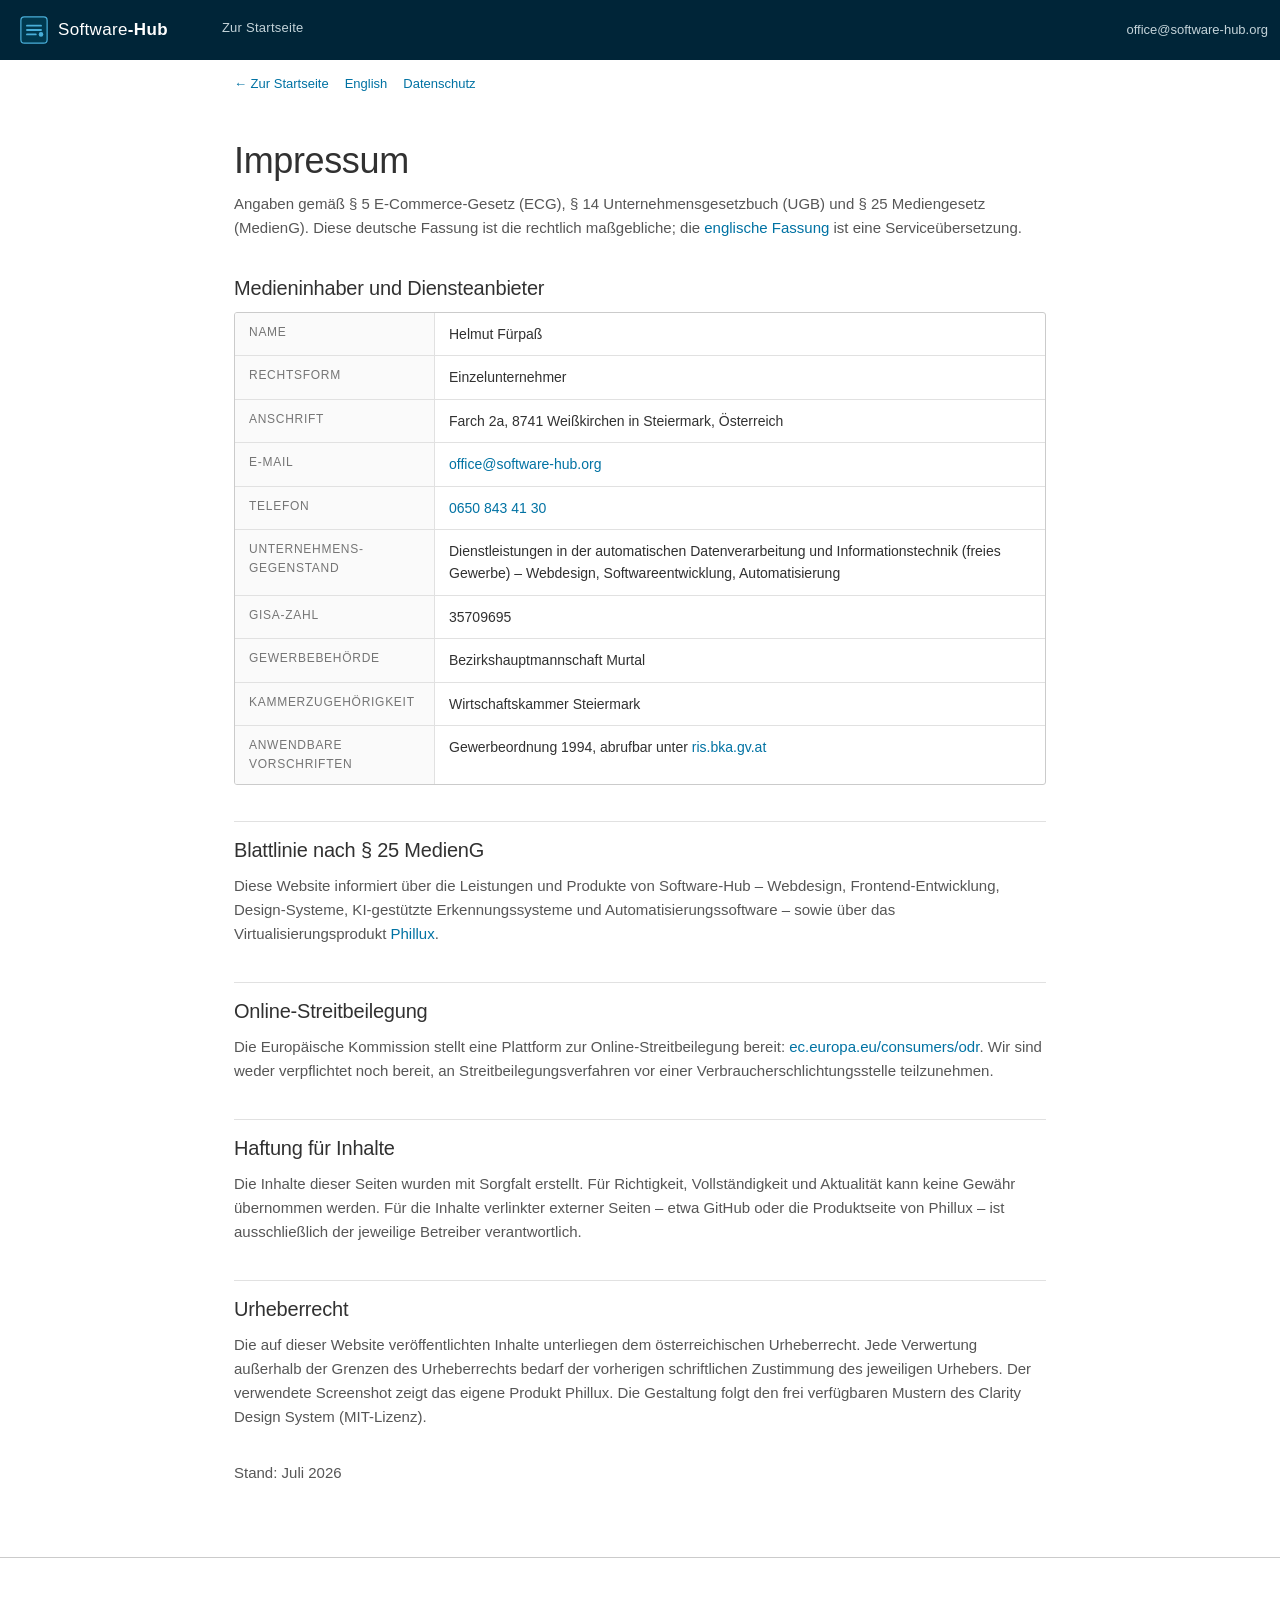
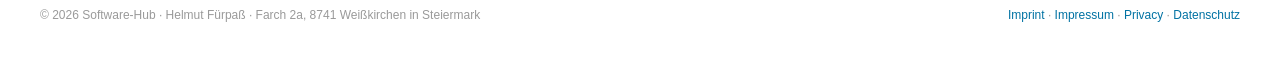
<file: impressum-de.html>
<!DOCTYPE html>
<html lang="de">
<head>
<meta charset="utf-8">
<meta name="viewport" content="width=device-width, initial-scale=1">
<title>Impressum &mdash; Software-Hub</title>
<meta name="description" content="Impressum und Offenlegung gem&auml;&szlig; ECG, UGB und MedienG f&uuml;r Software-Hub, Wei&szlig;kirchen in Steiermark.">
<meta name="robots" content="noindex, follow">
<link rel="canonical" href="https://software-hub.org/impressum-de.html">
<link rel="stylesheet" href="clarity.css">
<meta name="theme-color" content="#002538">
<link rel="icon" href="data:image/svg+xml,%3Csvg xmlns='http://www.w3.org/2000/svg' viewBox='0 0 32 32'%3E%3Crect width='32' height='32' rx='4' fill='%23002538'/%3E%3Cpath d='M9 11h14M9 16h14M9 21h9' stroke='%2349afd9' stroke-width='2.4' stroke-linecap='round'/%3E%3C/svg%3E">
</head>
<body style="background:#fff">

<header class="header">
  <a class="branding" href="index.html">
    <svg class="logo" viewBox="0 0 32 32" fill="none" aria-hidden="true">
      <rect x="1" y="1" width="30" height="30" rx="4" fill="#00394f" stroke="#49afd9" stroke-width="1.4"/>
      <path d="M8 11h16M8 16h16M8 21h10" stroke="#49afd9" stroke-width="2.2" stroke-linecap="round"/>
      <circle cx="24" cy="21" r="2.6" fill="#49afd9"/>
    </svg>
    <span class="title">Software<b>-Hub</b></span>
  </a>
  <nav class="header-nav" aria-label="Main">
    <a href="index.html">Zur Startseite</a>
  </nav>
  <div class="header-actions">
    <a href="mailto:office@software-hub.org">office@software-hub.org</a>
  </div>
</header>

<nav class="legal-nav" aria-label="Rechtliches">
  <a href="index.html">&larr; Zur Startseite</a>
  <a href="impressum.html">English</a>
  <a href="datenschutz-de.html">Datenschutz</a>
</nav>

<main class="legal-wrap">

<h1>Impressum</h1>
<p class="legal-lead">Angaben gem&auml;&szlig; &sect;&nbsp;5 E-Commerce-Gesetz (ECG), &sect;&nbsp;14 Unternehmensgesetzbuch (UGB) und &sect;&nbsp;25 Mediengesetz (MedienG). Diese deutsche Fassung ist die rechtlich ma&szlig;gebliche; die <a href="impressum.html">englische Fassung</a> ist eine Serviceübersetzung.</p>

<h2>Medieninhaber und Diensteanbieter</h2>
<dl class="facts">
  <dt>Name</dt><dd>Helmut F&uuml;rpa&szlig;</dd>
  <dt>Rechtsform</dt><dd>Einzelunternehmer</dd>
  <dt>Anschrift</dt><dd>Farch 2a, 8741 Wei&szlig;kirchen in Steiermark, &Ouml;sterreich</dd>
  <dt>E-Mail</dt><dd><a href="mailto:office@software-hub.org">office@software-hub.org</a></dd>
  <dt>Telefon</dt><dd><a href="tel:+436508434130">0650 843 41 30</a></dd>
  <dt>Unternehmens&shy;gegenstand</dt><dd>Dienstleistungen in der automatischen Datenverarbeitung und Informationstechnik (freies Gewerbe) &ndash; Webdesign, Softwareentwicklung, Automatisierung</dd>
  <dt>GISA-Zahl</dt><dd>35709695</dd>
  <dt>Gewerbebeh&ouml;rde</dt><dd>Bezirkshauptmannschaft Murtal</dd>
  <dt>Kammer&shy;zugeh&ouml;rigkeit</dt><dd>Wirtschaftskammer Steiermark</dd>
  <dt>Anwendbare Vorschriften</dt><dd>Gewerbeordnung 1994, abrufbar unter <a href="https://www.ris.bka.gv.at" target="_blank" rel="noopener">ris.bka.gv.at</a></dd>
</dl>

<h2>Blattlinie nach &sect;&nbsp;25 MedienG</h2>
<p>Diese Website informiert &uuml;ber die Leistungen und Produkte von Software-Hub &ndash; Webdesign, Frontend-Entwicklung, Design-Systeme, KI-gest&uuml;tzte Erkennungssysteme und Automatisierungssoftware &ndash; sowie &uuml;ber das Virtualisierungsprodukt <a href="https://phillux.software-hub.org" target="_blank" rel="noopener">Phillux</a>.</p>

<h2>Online-Streitbeilegung</h2>
<p>Die Europ&auml;ische Kommission stellt eine Plattform zur Online-Streitbeilegung bereit: <a href="https://ec.europa.eu/consumers/odr/" target="_blank" rel="noopener">ec.europa.eu/consumers/odr</a>. Wir sind weder verpflichtet noch bereit, an Streitbeilegungsverfahren vor einer Verbraucherschlichtungsstelle teilzunehmen.</p>

<h2>Haftung f&uuml;r Inhalte</h2>
<p>Die Inhalte dieser Seiten wurden mit Sorgfalt erstellt. F&uuml;r Richtigkeit, Vollst&auml;ndigkeit und Aktualit&auml;t kann keine Gew&auml;hr &uuml;bernommen werden. F&uuml;r die Inhalte verlinkter externer Seiten &ndash; etwa GitHub oder die Produktseite von Phillux &ndash; ist ausschlie&szlig;lich der jeweilige Betreiber verantwortlich.</p>

<h2>Urheberrecht</h2>
<p>Die auf dieser Website ver&ouml;ffentlichten Inhalte unterliegen dem &ouml;sterreichischen Urheberrecht. Jede Verwertung au&szlig;erhalb der Grenzen des Urheberrechts bedarf der vorherigen schriftlichen Zustimmung des jeweiligen Urhebers. Der verwendete Screenshot zeigt das eigene Produkt Phillux. Die Gestaltung folgt den frei verf&uuml;gbaren Mustern des Clarity Design System (MIT-Lizenz).</p>

<p class="updated">Stand: Juli 2026</p>
</main>

<footer class="footer">
  <div class="footer-bottom" style="margin-top:0;border-top:0">
    <span>© 2026 Software-Hub · Helmut F&uuml;rpa&szlig; · Farch 2a, 8741 Wei&szlig;kirchen in Steiermark</span>
    <span><a href="impressum.html">Imprint</a> · <a href="impressum-de.html">Impressum</a> · <a href="datenschutz.html">Privacy</a> · <a href="datenschutz-de.html">Datenschutz</a></span>
  </div>
</footer>
</body>
</html>
</file>
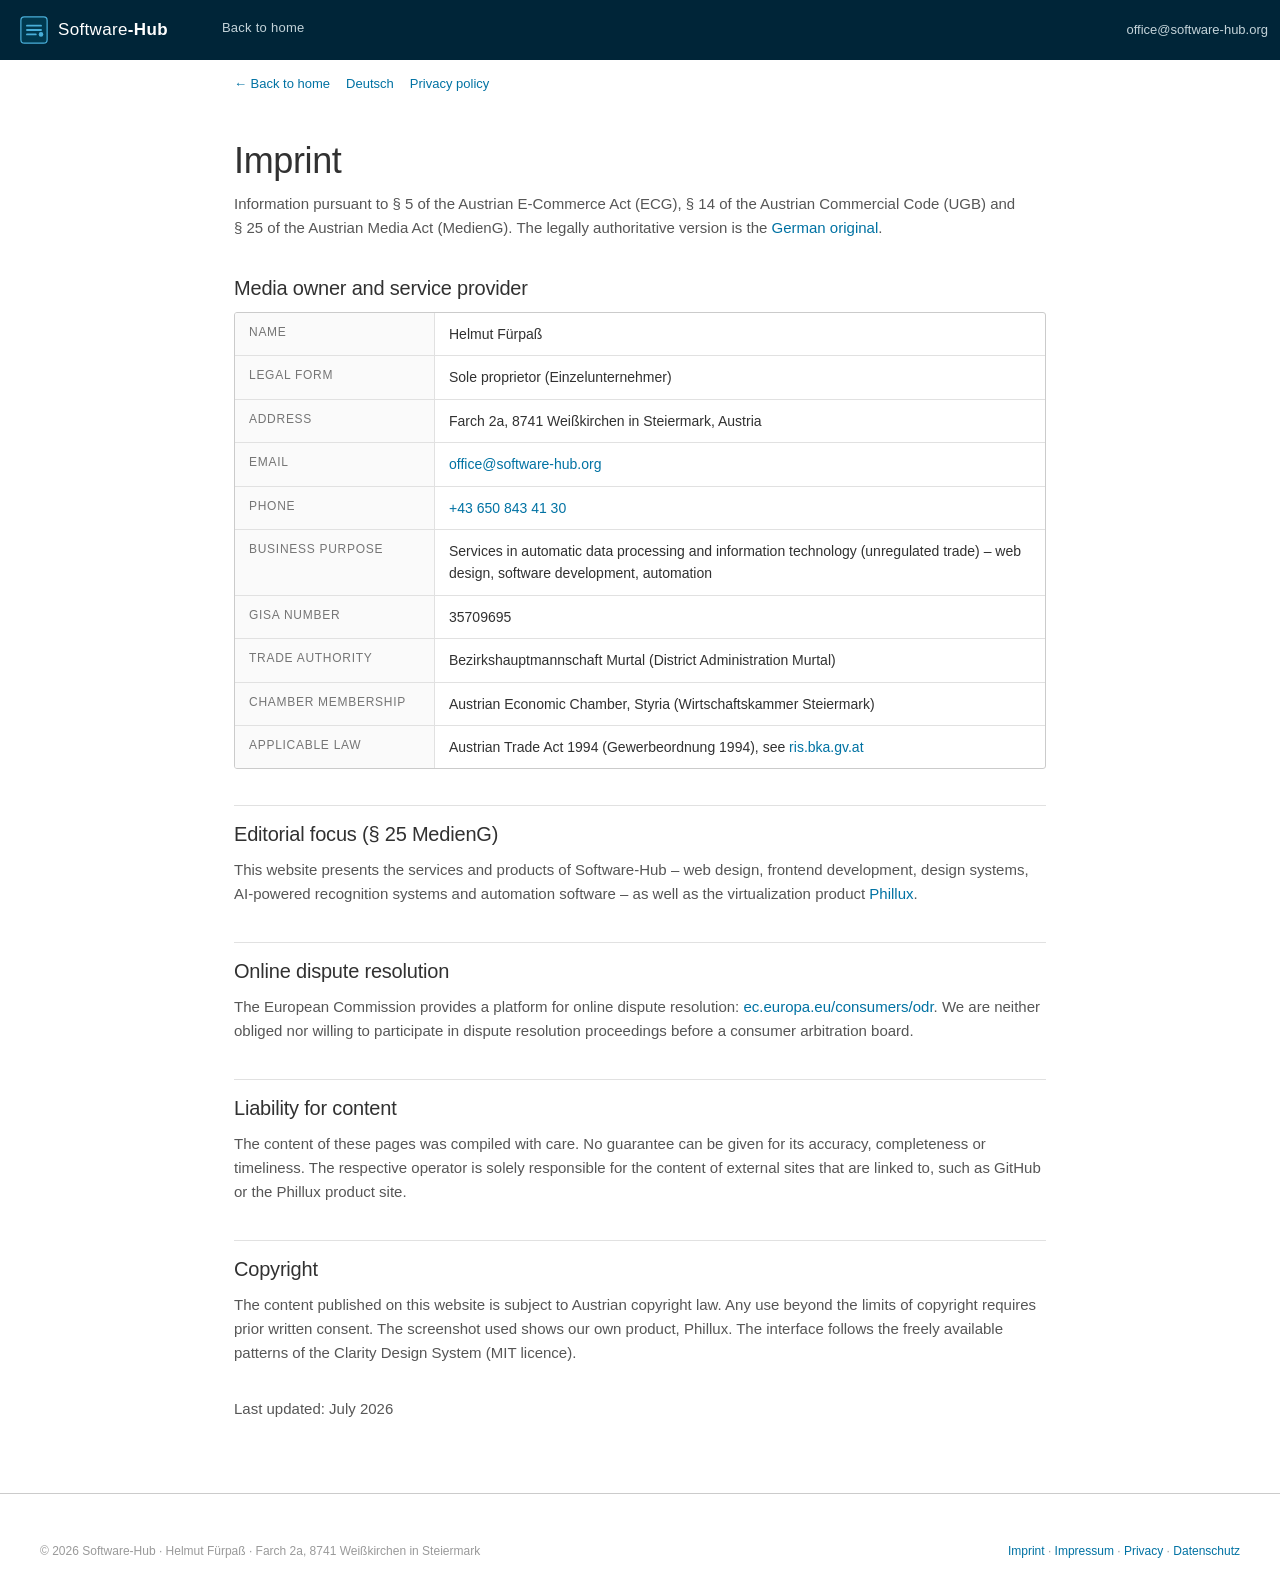
<file: impressum.html>
<!DOCTYPE html>
<html lang="en">
<head>
<meta charset="utf-8">
<meta name="viewport" content="width=device-width, initial-scale=1">
<title>Imprint &mdash; Software-Hub</title>
<meta name="description" content="Imprint and disclosure under Austrian ECG, UGB and MedienG for Software-Hub, Wei&szlig;kirchen in Steiermark.">
<meta name="robots" content="noindex, follow">
<link rel="canonical" href="https://software-hub.org/impressum.html">
<link rel="stylesheet" href="clarity.css">
<meta name="theme-color" content="#002538">
<link rel="icon" href="data:image/svg+xml,%3Csvg xmlns='http://www.w3.org/2000/svg' viewBox='0 0 32 32'%3E%3Crect width='32' height='32' rx='4' fill='%23002538'/%3E%3Cpath d='M9 11h14M9 16h14M9 21h9' stroke='%2349afd9' stroke-width='2.4' stroke-linecap='round'/%3E%3C/svg%3E">
</head>
<body style="background:#fff">

<header class="header">
  <a class="branding" href="index.html">
    <svg class="logo" viewBox="0 0 32 32" fill="none" aria-hidden="true">
      <rect x="1" y="1" width="30" height="30" rx="4" fill="#00394f" stroke="#49afd9" stroke-width="1.4"/>
      <path d="M8 11h16M8 16h16M8 21h10" stroke="#49afd9" stroke-width="2.2" stroke-linecap="round"/>
      <circle cx="24" cy="21" r="2.6" fill="#49afd9"/>
    </svg>
    <span class="title">Software<b>-Hub</b></span>
  </a>
  <nav class="header-nav" aria-label="Main">
    <a href="index.html">Back to home</a>
  </nav>
  <div class="header-actions">
    <a href="mailto:office@software-hub.org">office@software-hub.org</a>
  </div>
</header>

<nav class="legal-nav" aria-label="Legal">
  <a href="index.html">&larr; Back to home</a>
  <a href="impressum-de.html">Deutsch</a>
  <a href="datenschutz.html">Privacy policy</a>
</nav>

<main class="legal-wrap">

<h1>Imprint</h1>
<p class="legal-lead">Information pursuant to &sect;&nbsp;5 of the Austrian E-Commerce Act (ECG), &sect;&nbsp;14 of the Austrian Commercial Code (UGB) and &sect;&nbsp;25 of the Austrian Media Act (MedienG). The legally authoritative version is the <a href="impressum-de.html">German original</a>.</p>

<h2>Media owner and service provider</h2>
<dl class="facts">
  <dt>Name</dt><dd>Helmut F&uuml;rpa&szlig;</dd>
  <dt>Legal form</dt><dd>Sole proprietor (Einzelunternehmer)</dd>
  <dt>Address</dt><dd>Farch 2a, 8741 Wei&szlig;kirchen in Steiermark, Austria</dd>
  <dt>Email</dt><dd><a href="mailto:office@software-hub.org">office@software-hub.org</a></dd>
  <dt>Phone</dt><dd><a href="tel:+436508434130">+43 650 843 41 30</a></dd>
  <dt>Business purpose</dt><dd>Services in automatic data processing and information technology (unregulated trade) &ndash; web design, software development, automation</dd>
  <dt>GISA number</dt><dd>35709695</dd>
  <dt>Trade authority</dt><dd>Bezirkshauptmannschaft Murtal (District Administration Murtal)</dd>
  <dt>Chamber membership</dt><dd>Austrian Economic Chamber, Styria (Wirtschaftskammer Steiermark)</dd>
  <dt>Applicable law</dt><dd>Austrian Trade Act 1994 (Gewerbeordnung 1994), see <a href="https://www.ris.bka.gv.at" target="_blank" rel="noopener">ris.bka.gv.at</a></dd>
</dl>

<h2>Editorial focus (&sect;&nbsp;25 MedienG)</h2>
<p>This website presents the services and products of Software-Hub &ndash; web design, frontend development, design systems, AI-powered recognition systems and automation software &ndash; as well as the virtualization product <a href="https://phillux.software-hub.org" target="_blank" rel="noopener">Phillux</a>.</p>

<h2>Online dispute resolution</h2>
<p>The European Commission provides a platform for online dispute resolution: <a href="https://ec.europa.eu/consumers/odr/" target="_blank" rel="noopener">ec.europa.eu/consumers/odr</a>. We are neither obliged nor willing to participate in dispute resolution proceedings before a consumer arbitration board.</p>

<h2>Liability for content</h2>
<p>The content of these pages was compiled with care. No guarantee can be given for its accuracy, completeness or timeliness. The respective operator is solely responsible for the content of external sites that are linked to, such as GitHub or the Phillux product site.</p>

<h2>Copyright</h2>
<p>The content published on this website is subject to Austrian copyright law. Any use beyond the limits of copyright requires prior written consent. The screenshot used shows our own product, Phillux. The interface follows the freely available patterns of the Clarity Design System (MIT licence).</p>

<p class="updated">Last updated: July 2026</p>
</main>

<footer class="footer">
  <div class="footer-bottom" style="margin-top:0;border-top:0">
    <span>© 2026 Software-Hub · Helmut F&uuml;rpa&szlig; · Farch 2a, 8741 Wei&szlig;kirchen in Steiermark</span>
    <span><a href="impressum.html">Imprint</a> · <a href="impressum-de.html">Impressum</a> · <a href="datenschutz.html">Privacy</a> · <a href="datenschutz-de.html">Datenschutz</a></span>
  </div>
</footer>
</body>
</html>
</file>
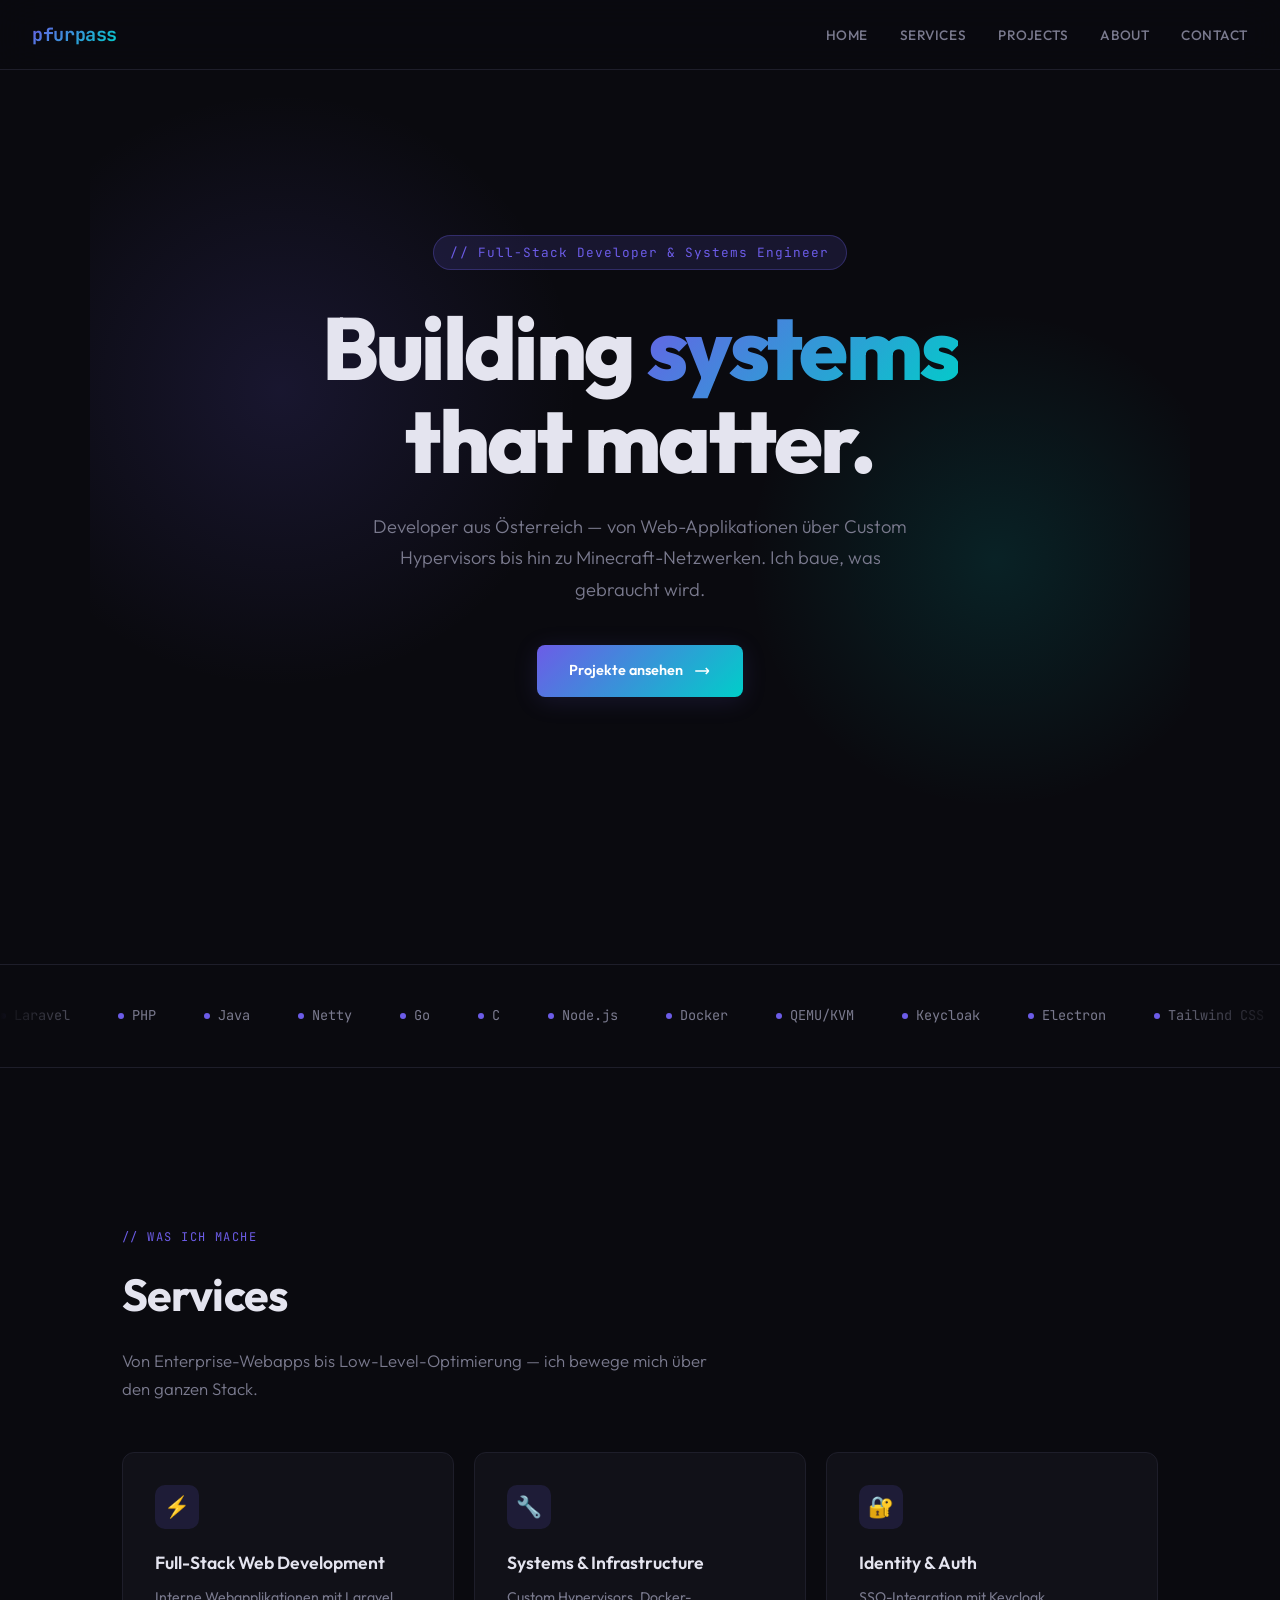
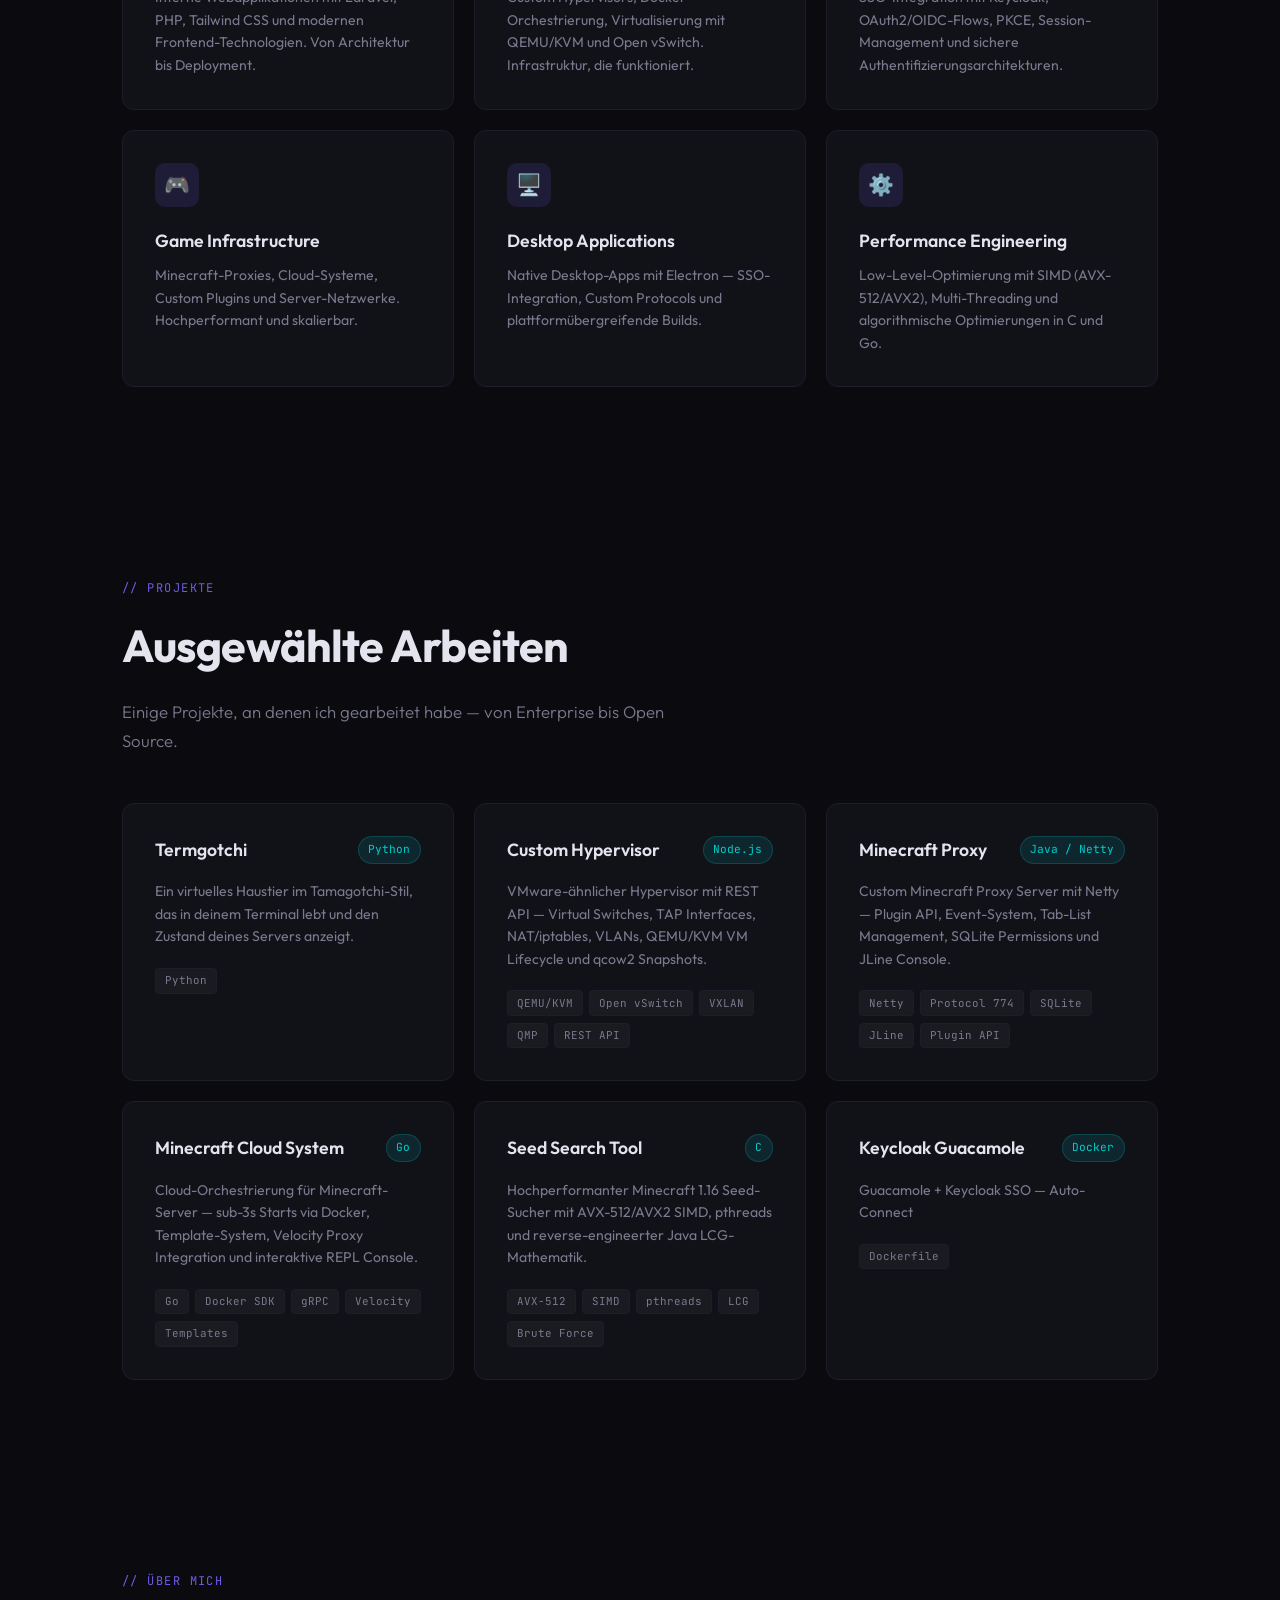
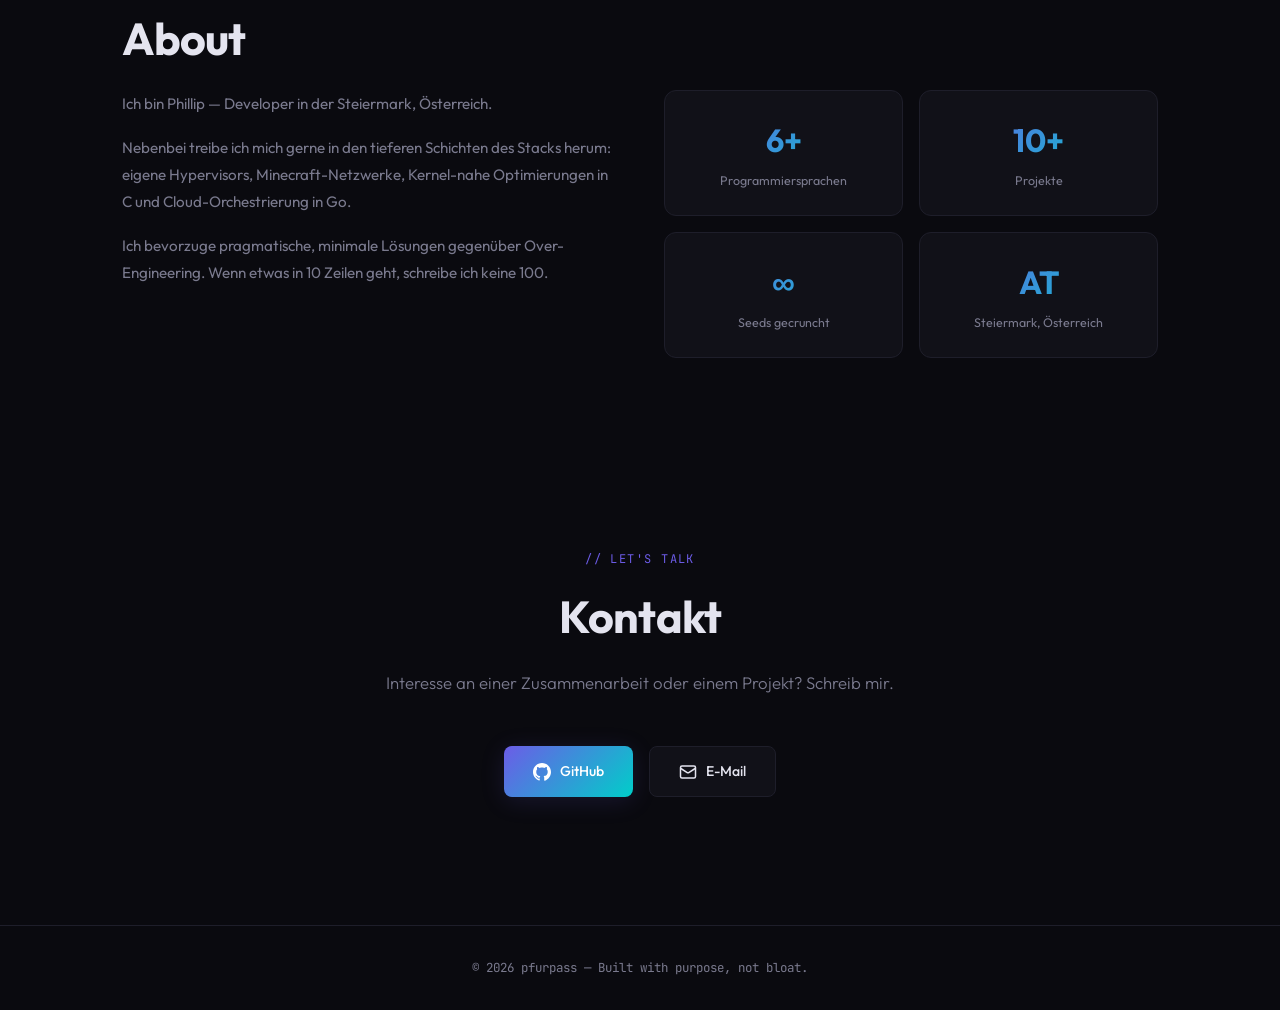
<file: index4.html>
<!DOCTYPE html>
<html lang="de">
<head>
  <meta charset="UTF-8" />
  <meta name="viewport" content="width=device-width, initial-scale=1.0" />
  <title>pfurpass — Developer Portfolio</title>
  <link href="https://fonts.googleapis.com/css2?family=JetBrains+Mono:wght@400;500;700&family=Outfit:wght@300;400;500;600;700;800&display=swap" rel="stylesheet" />
  <style>
    *, *::before, *::after { margin: 0; padding: 0; box-sizing: border-box; }

    :root {
      --bg: #0a0a0f;
      --bg-card: #111118;
      --bg-card-hover: #16161f;
      --border: #1e1e2a;
      --text: #e4e4ef;
      --text-dim: #7a7a8e;
      --accent: #6c5ce7;
      --accent-glow: rgba(108, 92, 231, 0.15);
      --accent2: #00cec9;
      --accent2-glow: rgba(0, 206, 201, 0.12);
      --gradient: linear-gradient(135deg, #6c5ce7, #00cec9);
      --font-display: 'Outfit', sans-serif;
      --font-mono: 'JetBrains Mono', monospace;
    }

    html { scroll-behavior: smooth; }

    body {
      font-family: var(--font-display);
      background: var(--bg);
      color: var(--text);
      line-height: 1.6;
      overflow-x: hidden;
    }

    ::selection { background: var(--accent); color: #fff; }

    /* ─── NAV ─── */
    nav {
      position: fixed; top: 0; left: 0; right: 0; z-index: 100;
      padding: 1.25rem 2rem;
      display: flex; align-items: center; justify-content: space-between;
      backdrop-filter: blur(20px) saturate(1.4);
      -webkit-backdrop-filter: blur(20px) saturate(1.4);
      background: rgba(10, 10, 15, 0.75);
      border-bottom: 1px solid var(--border);
      transition: all 0.3s ease;
    }
    .nav-logo {
      font-family: var(--font-mono);
      font-weight: 700; font-size: 1.15rem;
      background: var(--gradient);
      -webkit-background-clip: text; -webkit-text-fill-color: transparent;
      background-clip: text;
      letter-spacing: -0.02em;
    }
    .nav-links { display: flex; gap: 2rem; list-style: none; }
    .nav-links a {
      text-decoration: none; color: var(--text-dim);
      font-size: 0.85rem; font-weight: 500; letter-spacing: 0.04em;
      text-transform: uppercase; transition: color 0.25s;
    }
    .nav-links a:hover { color: var(--text); }

    /* ─── HERO ─── */
    .hero {
      min-height: 100vh; display: flex; align-items: center; justify-content: center;
      position: relative; padding: 6rem 2rem 4rem;
    }
    .hero-bg {
      position: absolute; inset: 0; overflow: hidden; z-index: 0;
    }
    .hero-bg::before {
      content: '';
      position: absolute;
      width: 600px; height: 600px;
      background: radial-gradient(circle, var(--accent-glow) 0%, transparent 70%);
      top: 10%; left: -10%;
      animation: float1 12s ease-in-out infinite;
    }
    .hero-bg::after {
      content: '';
      position: absolute;
      width: 500px; height: 500px;
      background: radial-gradient(circle, var(--accent2-glow) 0%, transparent 70%);
      bottom: 10%; right: -5%;
      animation: float2 15s ease-in-out infinite;
    }
    @keyframes float1 { 0%,100% { transform: translate(0,0); } 50% { transform: translate(60px, 40px); } }
    @keyframes float2 { 0%,100% { transform: translate(0,0); } 50% { transform: translate(-40px, -50px); } }

    .hero-content { position: relative; z-index: 1; max-width: 800px; text-align: center; }
    .hero-tag {
      display: inline-block;
      font-family: var(--font-mono); font-size: 0.8rem;
      color: var(--accent); letter-spacing: 0.08em;
      border: 1px solid rgba(108,92,231,0.3);
      padding: 0.4rem 1rem; border-radius: 100px;
      margin-bottom: 2rem;
      background: var(--accent-glow);
    }
    .hero h1 {
      font-size: clamp(2.8rem, 7vw, 5.5rem);
      font-weight: 800; line-height: 1.05;
      letter-spacing: -0.03em;
      margin-bottom: 1.5rem;
    }
    .hero h1 .gradient-text {
      background: var(--gradient);
      -webkit-background-clip: text; -webkit-text-fill-color: transparent;
      background-clip: text;
    }
    .hero p {
      font-size: 1.15rem; color: var(--text-dim);
      max-width: 560px; margin: 0 auto 2.5rem;
      font-weight: 300; line-height: 1.7;
    }
    .hero-cta {
      display: inline-flex; align-items: center; gap: 0.6rem;
      padding: 0.9rem 2rem;
      background: var(--gradient);
      color: #fff; text-decoration: none;
      border-radius: 8px; font-weight: 600; font-size: 0.9rem;
      transition: transform 0.2s, box-shadow 0.3s;
      box-shadow: 0 4px 25px var(--accent-glow);
    }
    .hero-cta:hover { transform: translateY(-2px); box-shadow: 0 8px 40px rgba(108,92,231,0.3); }
    .hero-cta svg { width: 18px; height: 18px; }

    /* ─── SECTIONS ─── */
    section { padding: 6rem 2rem; max-width: 1100px; margin: 0 auto; }
    .section-label {
      font-family: var(--font-mono); font-size: 0.75rem;
      color: var(--accent); letter-spacing: 0.12em; text-transform: uppercase;
      margin-bottom: 0.75rem;
    }
    .section-title {
      font-size: clamp(2rem, 4vw, 2.8rem);
      font-weight: 700; letter-spacing: -0.02em;
      margin-bottom: 1rem;
    }
    .section-desc {
      color: var(--text-dim); font-size: 1.05rem; font-weight: 300;
      max-width: 600px; margin-bottom: 3rem; line-height: 1.7;
    }

    /* ─── SERVICES / SKILLS ─── */
    .services-grid {
      display: grid;
      grid-template-columns: repeat(auto-fit, minmax(300px, 1fr));
      gap: 1.25rem;
    }
    .service-card {
      background: var(--bg-card);
      border: 1px solid var(--border);
      border-radius: 12px;
      padding: 2rem;
      transition: all 0.35s ease;
      position: relative; overflow: hidden;
    }
    .service-card::before {
      content: '';
      position: absolute; top: 0; left: 0; right: 0; height: 2px;
      background: var(--gradient);
      opacity: 0; transition: opacity 0.35s;
    }
    .service-card:hover { background: var(--bg-card-hover); border-color: rgba(108,92,231,0.25); transform: translateY(-3px); }
    .service-card:hover::before { opacity: 1; }
    .service-icon {
      width: 44px; height: 44px;
      border-radius: 10px;
      display: flex; align-items: center; justify-content: center;
      margin-bottom: 1.25rem;
      background: var(--accent-glow);
      color: var(--accent);
      font-size: 1.3rem;
    }
    .service-card h3 { font-size: 1.1rem; font-weight: 600; margin-bottom: 0.6rem; }
    .service-card p { font-size: 0.88rem; color: var(--text-dim); line-height: 1.6; }

    /* ─── PROJECTS ─── */
    .projects-grid {
      display: grid;
      grid-template-columns: repeat(auto-fit, minmax(320px, 1fr));
      gap: 1.25rem;
    }
    .project-card {
      background: var(--bg-card);
      border: 1px solid var(--border);
      border-radius: 12px; padding: 2rem;
      transition: all 0.35s ease;
      position: relative;
    }
    .project-card:hover { background: var(--bg-card-hover); border-color: rgba(0,206,201,0.25); transform: translateY(-3px); }
    .project-header { display: flex; align-items: flex-start; justify-content: space-between; margin-bottom: 1rem; }
    .project-header h3 { font-size: 1.1rem; font-weight: 600; }
    .project-lang {
      font-family: var(--font-mono); font-size: 0.7rem;
      padding: 0.25rem 0.6rem;
      border-radius: 100px;
      background: var(--accent2-glow);
      color: var(--accent2);
      border: 1px solid rgba(0,206,201,0.2);
      white-space: nowrap;
    }
    .project-card p { font-size: 0.88rem; color: var(--text-dim); line-height: 1.6; margin-bottom: 1.25rem; }
    .project-tags { display: flex; flex-wrap: wrap; gap: 0.4rem; }
    .project-tags span {
      font-family: var(--font-mono); font-size: 0.68rem;
      padding: 0.2rem 0.55rem;
      background: rgba(255,255,255,0.04);
      border: 1px solid var(--border);
      border-radius: 4px; color: var(--text-dim);
    }

    /* ─── TECH STACK ─── */
    .tech-marquee {
      overflow: hidden; padding: 2.5rem 0;
      border-top: 1px solid var(--border);
      border-bottom: 1px solid var(--border);
      margin: 4rem 0;
      position: relative;
    }
    .tech-marquee::before, .tech-marquee::after {
      content: '';
      position: absolute; top: 0; bottom: 0; width: 120px; z-index: 2;
    }
    .tech-marquee::before { left: 0; background: linear-gradient(90deg, var(--bg), transparent); }
    .tech-marquee::after { right: 0; background: linear-gradient(270deg, var(--bg), transparent); }
    .tech-track {
      display: flex; gap: 3rem;
      animation: scroll 30s linear infinite;
      width: max-content;
    }
    @keyframes scroll { 0% { transform: translateX(0); } 100% { transform: translateX(-50%); } }
    .tech-item {
      font-family: var(--font-mono);
      font-size: 0.85rem; color: var(--text-dim);
      white-space: nowrap;
      display: flex; align-items: center; gap: 0.5rem;
      transition: color 0.2s;
    }
    .tech-item:hover { color: var(--text); }
    .tech-dot {
      width: 6px; height: 6px; border-radius: 50%;
      background: var(--accent); display: inline-block;
    }

    /* ─── ABOUT ─── */
    .about-grid {
      display: grid; grid-template-columns: 1fr 1fr; gap: 3rem; align-items: start;
    }
    .about-text p { color: var(--text-dim); font-size: 0.95rem; line-height: 1.8; margin-bottom: 1rem; }
    .about-stats { display: grid; grid-template-columns: 1fr 1fr; gap: 1rem; }
    .stat-card {
      background: var(--bg-card);
      border: 1px solid var(--border);
      border-radius: 12px; padding: 1.5rem; text-align: center;
    }
    .stat-number {
      font-size: 2rem; font-weight: 700;
      background: var(--gradient);
      -webkit-background-clip: text; -webkit-text-fill-color: transparent;
      background-clip: text;
    }
    .stat-label { font-size: 0.78rem; color: var(--text-dim); margin-top: 0.3rem; }

    /* ─── CONTACT ─── */
    .contact-section {
      text-align: center; padding: 6rem 2rem 8rem;
      position: relative;
    }
    .contact-section .section-desc { margin-left: auto; margin-right: auto; }
    .contact-links { display: flex; justify-content: center; gap: 1rem; flex-wrap: wrap; margin-top: 2rem; }
    .contact-btn {
      display: inline-flex; align-items: center; gap: 0.6rem;
      padding: 0.85rem 1.8rem;
      border-radius: 8px; text-decoration: none;
      font-size: 0.88rem; font-weight: 500;
      transition: all 0.25s;
    }
    .contact-btn.primary {
      background: var(--gradient); color: #fff;
      box-shadow: 0 4px 25px var(--accent-glow);
    }
    .contact-btn.primary:hover { transform: translateY(-2px); box-shadow: 0 8px 40px rgba(108,92,231,0.3); }
    .contact-btn.secondary {
      background: var(--bg-card); color: var(--text);
      border: 1px solid var(--border);
    }
    .contact-btn.secondary:hover { border-color: rgba(108,92,231,0.4); background: var(--bg-card-hover); }
    .contact-btn svg { width: 18px; height: 18px; }

    /* ─── FOOTER ─── */
    footer {
      text-align: center; padding: 2rem;
      border-top: 1px solid var(--border);
      font-size: 0.78rem; color: var(--text-dim);
      font-family: var(--font-mono);
    }

    /* ─── RESPONSIVE ─── */
    @media (max-width: 768px) {
      .nav-links { display: none; }
      .about-grid { grid-template-columns: 1fr; }
      section { padding: 4rem 1.25rem; }
      .services-grid, .projects-grid { grid-template-columns: 1fr; }
    }

    /* ─── FADE-IN ANIMATION ─── */
    .fade-in {
      opacity: 0; transform: translateY(30px);
      transition: opacity 0.7s ease, transform 0.7s ease;
    }
    .fade-in.visible { opacity: 1; transform: translateY(0); }
  </style>
</head>
<body>

<!-- NAV -->
<nav>
  <div class="nav-logo">pfurpass</div>
  <ul class="nav-links">
    <li><a href="#home">Home</a></li>
    <li><a href="#services">Services</a></li>
    <li><a href="#projects">Projects</a></li>
    <li><a href="#about">About</a></li>
    <li><a href="#contact">Contact</a></li>
  </ul>
</nav>

<!-- HERO -->
<section class="hero" id="home">
  <div class="hero-bg"></div>
  <div class="hero-content">
    <span class="hero-tag">// Full-Stack Developer &amp; Systems Engineer</span>
    <h1>Building <span class="gradient-text">systems</span> that matter.</h1>
    <p>Developer aus Österreich — von Web-Applikationen über Custom Hypervisors bis hin zu Minecraft-Netzwerken. Ich baue, was gebraucht wird.</p>
    <a href="#projects" class="hero-cta">
      Projekte ansehen
      <svg fill="none" stroke="currentColor" stroke-width="2" viewBox="0 0 24 24"><path d="M17 8l4 4m0 0l-4 4m4-4H3"/></svg>
    </a>
  </div>
</section>

<!-- TECH MARQUEE -->
<div class="tech-marquee">
  <div class="tech-track">
    <span class="tech-item"><span class="tech-dot"></span>Laravel</span>
    <span class="tech-item"><span class="tech-dot"></span>PHP</span>
    <span class="tech-item"><span class="tech-dot"></span>Java</span>
    <span class="tech-item"><span class="tech-dot"></span>Netty</span>
    <span class="tech-item"><span class="tech-dot"></span>Go</span>
    <span class="tech-item"><span class="tech-dot"></span>C</span>
    <span class="tech-item"><span class="tech-dot"></span>Node.js</span>
    <span class="tech-item"><span class="tech-dot"></span>Docker</span>
    <span class="tech-item"><span class="tech-dot"></span>QEMU/KVM</span>
    <span class="tech-item"><span class="tech-dot"></span>Keycloak</span>
    <span class="tech-item"><span class="tech-dot"></span>Electron</span>
    <span class="tech-item"><span class="tech-dot"></span>Tailwind CSS</span>
    <span class="tech-item"><span class="tech-dot"></span>PostgreSQL</span>
    <span class="tech-item"><span class="tech-dot"></span>Linux</span>
    <span class="tech-item"><span class="tech-dot"></span>AVX-512 / SIMD</span>
    <span class="tech-item"><span class="tech-dot"></span>Spring Boot</span>
    <!-- duplicate for seamless loop -->
    <span class="tech-item"><span class="tech-dot"></span>Laravel</span>
    <span class="tech-item"><span class="tech-dot"></span>PHP</span>
    <span class="tech-item"><span class="tech-dot"></span>Java</span>
    <span class="tech-item"><span class="tech-dot"></span>Netty</span>
    <span class="tech-item"><span class="tech-dot"></span>Go</span>
    <span class="tech-item"><span class="tech-dot"></span>C</span>
    <span class="tech-item"><span class="tech-dot"></span>Node.js</span>
    <span class="tech-item"><span class="tech-dot"></span>Docker</span>
    <span class="tech-item"><span class="tech-dot"></span>QEMU/KVM</span>
    <span class="tech-item"><span class="tech-dot"></span>Keycloak</span>
    <span class="tech-item"><span class="tech-dot"></span>Electron</span>
    <span class="tech-item"><span class="tech-dot"></span>Tailwind CSS</span>
    <span class="tech-item"><span class="tech-dot"></span>PostgreSQL</span>
    <span class="tech-item"><span class="tech-dot"></span>Linux</span>
    <span class="tech-item"><span class="tech-dot"></span>AVX-512 / SIMD</span>
    <span class="tech-item"><span class="tech-dot"></span>Spring Boot</span>
  </div>
</div>

<!-- SERVICES -->
<section id="services">
  <p class="section-label fade-in">// Was ich mache</p>
  <h2 class="section-title fade-in">Services</h2>
  <p class="section-desc fade-in">Von Enterprise-Webapps bis Low-Level-Optimierung — ich bewege mich über den ganzen Stack.</p>

  <div class="services-grid">
    <div class="service-card fade-in">
      <div class="service-icon">⚡</div>
      <h3>Full-Stack Web Development</h3>
      <p>Interne Webapplikationen mit Laravel, PHP, Tailwind CSS und modernen Frontend-Technologien. Von Architektur bis Deployment.</p>
    </div>
    <div class="service-card fade-in">
      <div class="service-icon">🔧</div>
      <h3>Systems &amp; Infrastructure</h3>
      <p>Custom Hypervisors, Docker-Orchestrierung, Virtualisierung mit QEMU/KVM und Open vSwitch. Infrastruktur, die funktioniert.</p>
    </div>
    <div class="service-card fade-in">
      <div class="service-icon">🔐</div>
      <h3>Identity &amp; Auth</h3>
      <p>SSO-Integration mit Keycloak, OAuth2/OIDC-Flows, PKCE, Session-Management und sichere Authentifizierungsarchitekturen.</p>
    </div>
    <div class="service-card fade-in">
      <div class="service-icon">🎮</div>
      <h3>Game Infrastructure</h3>
      <p>Minecraft-Proxies, Cloud-Systeme, Custom Plugins und Server-Netzwerke. Hochperformant und skalierbar.</p>
    </div>
    <div class="service-card fade-in">
      <div class="service-icon">🖥️</div>
      <h3>Desktop Applications</h3>
      <p>Native Desktop-Apps mit Electron — SSO-Integration, Custom Protocols und plattformübergreifende Builds.</p>
    </div>
    <div class="service-card fade-in">
      <div class="service-icon">⚙️</div>
      <h3>Performance Engineering</h3>
      <p>Low-Level-Optimierung mit SIMD (AVX-512/AVX2), Multi-Threading und algorithmische Optimierungen in C und Go.</p>
    </div>
  </div>
</section>

<!-- PROJECTS -->
<section id="projects">
  <p class="section-label fade-in">// Projekte</p>
  <h2 class="section-title fade-in">Ausgewählte Arbeiten</h2>
  <p class="section-desc fade-in">Einige Projekte, an denen ich gearbeitet habe — von Enterprise bis Open Source.</p>

  <div class="projects-grid">
    <div class="project-card fade-in">
      <div class="project-header">
        <h3>Termgotchi</h3>
        <span class="project-lang">Python</span>
      </div>
      <p>Ein virtuelles Haustier im Tamagotchi-Stil, das in deinem Terminal lebt und den Zustand deines Servers anzeigt.</p>
      <div class="project-tags">
        <span>Python</span>
      </div>
    </div>

    <div class="project-card fade-in">
      <div class="project-header">
        <h3>Custom Hypervisor</h3>
        <span class="project-lang">Node.js</span>
      </div>
      <p>VMware-ähnlicher Hypervisor mit REST API — Virtual Switches, TAP Interfaces, NAT/iptables, VLANs, QEMU/KVM VM Lifecycle und qcow2 Snapshots.</p>
      <div class="project-tags">
        <span>QEMU/KVM</span><span>Open vSwitch</span><span>VXLAN</span><span>QMP</span><span>REST API</span>
      </div>
    </div>

    <div class="project-card fade-in">
      <div class="project-header">
        <h3>Minecraft Proxy</h3>
        <span class="project-lang">Java / Netty</span>
      </div>
      <p>Custom Minecraft Proxy Server mit Netty — Plugin API, Event-System, Tab-List Management, SQLite Permissions und JLine Console.</p>
      <div class="project-tags">
        <span>Netty</span><span>Protocol 774</span><span>SQLite</span><span>JLine</span><span>Plugin API</span>
      </div>
    </div>

    <div class="project-card fade-in">
      <div class="project-header">
        <h3>Minecraft Cloud System</h3>
        <span class="project-lang">Go</span>
      </div>
      <p>Cloud-Orchestrierung für Minecraft-Server — sub-3s Starts via Docker, Template-System, Velocity Proxy Integration und interaktive REPL Console.</p>
      <div class="project-tags">
        <span>Go</span><span>Docker SDK</span><span>gRPC</span><span>Velocity</span><span>Templates</span>
      </div>
    </div>

    <div class="project-card fade-in">
      <div class="project-header">
        <h3>Seed Search Tool</h3>
        <span class="project-lang">C</span>
      </div>
      <p>Hochperformanter Minecraft 1.16 Seed-Sucher mit AVX-512/AVX2 SIMD, pthreads und reverse-engineerter Java LCG-Mathematik.</p>
      <div class="project-tags">
        <span>AVX-512</span><span>SIMD</span><span>pthreads</span><span>LCG</span><span>Brute Force</span>
      </div>
    </div>

    <div class="project-card fade-in">
      <div class="project-header">
        <h3>Keycloak Guacamole</h3>
        <span class="project-lang">Docker</span>
      </div>
      <p>Guacamole + Keycloak SSO — Auto-Connect</p>
      <div class="project-tags">
        <span>Dockerfile</span>
      </div>
    </div>
  </div>
</section>

<!-- ABOUT -->
<section id="about">
  <p class="section-label fade-in">// Über mich</p>
  <h2 class="section-title fade-in">About</h2>

  <div class="about-grid fade-in">
    <div class="about-text">
      <p>Ich bin Phillip — Developer in der Steiermark, Österreich.</p>
      <p>Nebenbei treibe ich mich gerne in den tieferen Schichten des Stacks herum: eigene Hypervisors, Minecraft-Netzwerke, Kernel-nahe Optimierungen in C und Cloud-Orchestrierung in Go.</p>
      <p>Ich bevorzuge pragmatische, minimale Lösungen gegenüber Over-Engineering. Wenn etwas in 10 Zeilen geht, schreibe ich keine 100.</p>
    </div>
    <div class="about-stats">
      <div class="stat-card">
        <div class="stat-number">6+</div>
        <div class="stat-label">Programmiersprachen</div>
      </div>
      <div class="stat-card">
        <div class="stat-number">10+</div>
        <div class="stat-label">Projekte</div>
      </div>
      <div class="stat-card">
        <div class="stat-number">∞</div>
        <div class="stat-label">Seeds gecruncht</div>
      </div>
      <div class="stat-card">
        <div class="stat-number">AT</div>
        <div class="stat-label">Steiermark, Österreich</div>
      </div>
    </div>
  </div>
</section>

<!-- CONTACT -->
<section class="contact-section" id="contact">
  <p class="section-label fade-in">// Let's talk</p>
  <h2 class="section-title fade-in">Kontakt</h2>
  <p class="section-desc fade-in">Interesse an einer Zusammenarbeit oder einem Projekt? Schreib mir.</p>

  <div class="contact-links fade-in">
    <a href="https://github.com/pfurpass" target="_blank" class="contact-btn primary">
      <svg viewBox="0 0 24 24" fill="currentColor"><path d="M12 0C5.37 0 0 5.37 0 12c0 5.3 3.438 9.8 8.205 11.387.6.113.82-.258.82-.577 0-.285-.01-1.04-.015-2.04-3.338.724-4.042-1.61-4.042-1.61C4.422 18.07 3.633 17.7 3.633 17.7c-1.087-.744.084-.729.084-.729 1.205.084 1.838 1.236 1.838 1.236 1.07 1.835 2.809 1.305 3.495.998.108-.776.417-1.305.76-1.605-2.665-.3-5.466-1.332-5.466-5.93 0-1.31.465-2.38 1.235-3.22-.135-.303-.54-1.523.105-3.176 0 0 1.005-.322 3.3 1.23.96-.267 1.98-.399 3-.405 1.02.006 2.04.138 3 .405 2.28-1.552 3.285-1.23 3.285-1.23.645 1.653.24 2.873.12 3.176.765.84 1.23 1.91 1.23 3.22 0 4.61-2.805 5.625-5.475 5.92.42.36.81 1.096.81 2.22 0 1.606-.015 2.896-.015 3.286 0 .315.21.694.825.576C20.565 21.795 24 17.295 24 12c0-6.63-5.37-12-12-12z"/></svg>
      GitHub
    </a>
    <a href="mailto:office@software-hub.org" class="contact-btn secondary">
      <svg viewBox="0 0 24 24" fill="none" stroke="currentColor" stroke-width="2"><rect x="2" y="4" width="20" height="16" rx="2"/><path d="m22 7-8.97 5.7a1.94 1.94 0 0 1-2.06 0L2 7"/></svg>
      E-Mail
    </a>
  </div>
</section>

<!-- FOOTER -->
<footer>
  <p>&copy; 2026 pfurpass — Built with purpose, not bloat.</p>
</footer>

<script>
  // Scroll-triggered fade-in
  const observer = new IntersectionObserver((entries) => {
    entries.forEach(entry => {
      if (entry.isIntersecting) {
        entry.target.classList.add('visible');
      }
    });
  }, { threshold: 0.1, rootMargin: '0px 0px -40px 0px' });

  document.querySelectorAll('.fade-in').forEach(el => observer.observe(el));
</script>
</body>
</html>
</file>
<file: clarity.css>
/* ============================================================
   Software-Hub — built on the VMware Clarity Design System
   patterns: app shell (header / app-level alert / sidenav),
   cards, buttons, datagrid tables, labels, badges.
   Tokens below mirror Clarity's palette and type weights.
   ============================================================ */

:root{
  /* Clarity action blue */
  --blue-050:#f3f9fc;
  --blue-100:#e1f1f6;
  --blue-200:#a6d8e7;
  --blue-400:#49afd9;
  --blue-700:#0072a3;
  --blue-800:#00567d;
  --blue-900:#0f4e78;
  --navy:#002538;

  /* Clarity neutrals */
  --g-050:#fafafa;
  --g-100:#f5f5f5;
  --g-200:#eeeeee;
  --g-300:#e1e1e1;
  --g-400:#cbcbcb;
  --g-500:#9a9a9a;
  --g-600:#757575;
  --g-700:#565656;
  --g-900:#313131;

  /* Clarity status */
  --green-700:#318700;
  --amber-500:#efc006;
  --red-700:#c21d00;

  --header-h:60px;
  --alert-h:36px;
  --sidenav-w:232px;

  --radius:3px;
  --shadow-card:0 .0625rem .0625rem 0 rgba(0,44,66,.08);
  --shadow-raised:0 .1875rem .375rem 0 rgba(0,44,66,.18);

  --font:"Metropolis","Avenir Next","Segoe UI",Roboto,"Helvetica Neue",Arial,sans-serif;
  --mono:"SFMono-Regular",Consolas,"Liberation Mono",Menlo,monospace;
}

*,*::before,*::after{box-sizing:border-box}
html{-webkit-text-size-adjust:100%}
body{
  margin:0;
  font-family:var(--font);
  font-size:15px;
  line-height:1.6;
  color:var(--g-700);
  background:var(--g-100);
}
img{max-width:100%;display:block}
a{color:var(--blue-700);text-decoration:none}
a:hover{text-decoration:underline}

/* Clarity headings are light-weight — that is the system's voice */
h1,h2,h3,h4{color:var(--g-900);margin:0;font-weight:200;letter-spacing:-.01em;line-height:1.2}
h1{font-size:clamp(30px,4.6vw,44px)}
h2{font-size:clamp(23px,3vw,28px)}
h3{font-size:17px;font-weight:400;letter-spacing:0}
h4{font-size:14px;font-weight:500;letter-spacing:0}
p{margin:0 0 12px}
p:last-child{margin-bottom:0}

:focus-visible{outline:2px solid var(--blue-400);outline-offset:2px;border-radius:2px}

/* ---------- eyebrow / section label ---------- */
.eyebrow{
  font-size:11px;font-weight:600;letter-spacing:.14em;text-transform:uppercase;
  color:var(--blue-700);margin:0 0 8px;display:block;
}
.eyebrow .rule{display:inline-block;width:20px;height:1px;background:var(--blue-400);vertical-align:middle;margin-right:8px}

/* ============================ HEADER ============================ */
.header{
  position:sticky;top:0;z-index:60;
  height:var(--header-h);background:var(--navy);
  display:flex;align-items:center;padding:0 12px 0 4px;color:#fff;
}
.branding{display:flex;align-items:center;gap:10px;padding:0 16px;height:100%;color:#fff;text-decoration:none}
.branding:hover{text-decoration:none}
.logo{width:28px;height:28px;flex:none}
.title{font-size:17px;font-weight:400;letter-spacing:.02em;color:#fff}
.title b{font-weight:600}
.header-nav{display:flex;align-items:center;height:100%;margin-left:24px;gap:2px}
.header-nav a{
  display:flex;align-items:center;height:100%;padding:0 14px;
  color:#c3d3d9;font-size:13px;letter-spacing:.02em;text-decoration:none;
  border-bottom:3px solid transparent;
}
.header-nav a:hover{color:#fff;background:rgba(255,255,255,.08);text-decoration:none}
.header-actions{margin-left:auto;display:flex;align-items:center;gap:14px;font-size:13px}
.header-actions a{color:#c3d3d9}
.header-actions a:hover{color:#fff;text-decoration:none}
.header-actions .sep{width:1px;height:22px;background:rgba(255,255,255,.18)}
.hamburger{
  display:none;background:none;border:0;color:#fff;padding:8px;margin-left:4px;
  cursor:pointer;border-radius:var(--radius);
}
.hamburger:hover{background:rgba(255,255,255,.1)}

/* ===================== APP-LEVEL ALERT (Clarity) ===================== */
.alert-app-level{
  background:var(--blue-700);color:#fff;min-height:var(--alert-h);
  display:flex;align-items:center;justify-content:center;gap:10px;
  padding:6px 16px;font-size:13px;text-align:center;
  position:sticky;top:var(--header-h);z-index:55;
}
.alert-app-level svg{flex:none}
.alert-app-level a{color:#fff;text-decoration:underline;text-underline-offset:2px}

/* ============================ SHELL ============================ */
.shell{max-width:1240px;margin:0 auto;display:flex;align-items:flex-start;background:var(--g-100)}

.sidenav{
  width:var(--sidenav-w);flex:none;position:sticky;
  top:calc(var(--header-h) + var(--alert-h));
  max-height:calc(100vh - var(--header-h) - var(--alert-h));
  overflow-y:auto;background:#fff;border-right:1px solid var(--g-300);
  padding:24px 0 32px;
}
.nav-group{margin-bottom:26px}
.nav-group-title{
  font-size:11px;font-weight:600;letter-spacing:.12em;text-transform:uppercase;
  color:var(--g-600);padding:0 20px;margin-bottom:8px;
}
.sidenav .nav-link{
  display:block;padding:7px 20px;font-size:14px;color:var(--g-700);
  border-left:3px solid transparent;text-decoration:none;
}
.sidenav .nav-link:hover{background:var(--g-050);color:var(--g-900);text-decoration:none}
.sidenav .nav-link.active{color:var(--blue-700);font-weight:500;border-left-color:var(--blue-700);background:var(--blue-050)}
.nav-meta{padding:0 20px;font-size:13px;line-height:1.55}
.nav-meta dt{font-size:11px;letter-spacing:.08em;text-transform:uppercase;color:var(--g-500);margin-top:12px}
.nav-meta dd{margin:2px 0 0;color:var(--g-700)}
.nav-meta a{word-break:break-word}

.content{flex:1;min-width:0;padding:0 0 64px}
.section{padding:56px 40px;border-bottom:1px solid var(--g-300);scroll-margin-top:calc(var(--header-h) + var(--alert-h) + 8px)}
.section:last-child{border-bottom:0}
.section-head{max-width:62ch;margin-bottom:28px}
.section-head p{color:var(--g-700);font-size:16px}

/* ============================ HERO ============================ */
.hero{
  padding:60px 40px 56px;
  background:
    linear-gradient(180deg,#fff 0%,var(--g-050) 100%);
  border-bottom:1px solid var(--g-300);
  position:relative;overflow:hidden;
  scroll-margin-top:calc(var(--header-h) + var(--alert-h) + 8px);
}
/* signature: faint blueprint grid, the "system underneath" */
.hero::before{
  content:"";position:absolute;inset:0;pointer-events:none;
  background-image:linear-gradient(var(--blue-100) 1px,transparent 1px),
                   linear-gradient(90deg,var(--blue-100) 1px,transparent 1px);
  background-size:24px 24px;
  -webkit-mask-image:radial-gradient(circle at 88% 12%,#000 0%,transparent 62%);
  mask-image:radial-gradient(circle at 88% 12%,#000 0%,transparent 62%);
  opacity:.9;
}
.hero-grid{position:relative;display:grid;grid-template-columns:minmax(0,1.15fr) minmax(0,.85fr);gap:40px;align-items:start}
.hero h1{margin-bottom:16px;max-width:16ch}
.hero h1 .accent{color:var(--blue-700)}
.hero-lead{font-size:17px;max-width:52ch;color:var(--g-700)}
.hero-actions{display:flex;flex-wrap:wrap;gap:10px;margin-top:26px}
.hero-facts{display:flex;flex-wrap:wrap;gap:8px;margin-top:26px}

/* ============================ BUTTONS (Clarity) ============================ */
.btn{
  display:inline-flex;align-items:center;justify-content:center;gap:8px;
  height:36px;padding:0 16px;border-radius:var(--radius);
  border:1px solid var(--blue-700);background:transparent;color:var(--blue-700);
  font-family:inherit;font-size:12px;font-weight:500;letter-spacing:.12em;text-transform:uppercase;
  cursor:pointer;text-decoration:none;white-space:nowrap;
  transition:background .15s ease,color .15s ease,border-color .15s ease;
}
.btn:hover{background:var(--blue-100);text-decoration:none}
.btn-primary{background:var(--blue-700);color:#fff;border-color:var(--blue-700)}
.btn-primary:hover{background:var(--blue-800);border-color:var(--blue-800);color:#fff}
.btn-link{border-color:transparent;padding:0 8px}
.btn-link:hover{background:var(--blue-050)}
@media (prefers-reduced-motion:reduce){.btn{transition:none}}

/* ============================ LABELS & BADGES ============================ */
.label{
  display:inline-flex;align-items:center;gap:6px;
  border:1px solid var(--g-400);border-radius:12px;
  padding:2px 10px;font-size:12px;color:var(--g-700);background:#fff;
}
.label-info{border-color:var(--blue-400);color:var(--blue-800);background:var(--blue-050)}
.label-success{border-color:#7fbf5a;color:var(--green-700);background:#f1f9ec}
.badge{
  display:inline-block;min-width:20px;padding:1px 7px;border-radius:10px;
  background:var(--blue-700);color:#fff;font-size:11px;font-weight:600;line-height:18px;text-align:center;
}

/* ============================ CARDS (Clarity) ============================ */
.card{
  background:#fff;border:1px solid var(--g-400);border-radius:var(--radius);
  box-shadow:var(--shadow-card);display:flex;flex-direction:column;
}
.card-header{
  padding:11px 16px;border-bottom:1px solid var(--g-300);
  font-size:11px;font-weight:600;letter-spacing:.12em;text-transform:uppercase;color:var(--g-600);
  display:flex;align-items:center;justify-content:space-between;gap:12px;
}
.card-block{padding:18px 16px;flex:1}
.card-footer{border-top:1px solid var(--g-300);padding:8px 8px}
.card-title{display:flex;align-items:center;gap:10px;margin-bottom:8px}
.card-title h3{margin:0}
.card-text{font-size:14px;color:var(--g-700);margin:0}
.card-clickable{transition:box-shadow .15s ease,transform .15s ease}
.card-clickable:hover{box-shadow:var(--shadow-raised)}
@media (prefers-reduced-motion:reduce){.card-clickable{transition:none}}

.icon-tile{
  width:34px;height:34px;flex:none;border-radius:var(--radius);
  background:var(--blue-050);border:1px solid var(--blue-200);
  display:flex;align-items:center;justify-content:center;color:var(--blue-700);
}

.cards{display:grid;grid-template-columns:repeat(auto-fit,minmax(268px,1fr));gap:20px}

/* hero panel */
.panel .card-block{padding:0}
.spec-row{display:flex;gap:12px;padding:12px 16px;border-bottom:1px solid var(--g-200);font-size:14px}
.spec-row:last-child{border-bottom:0}
.spec-row .check{color:var(--green-700);flex:none;margin-top:3px}
.spec-row b{color:var(--g-900);font-weight:500;display:block}
.spec-row span{color:var(--g-600);font-size:13px}

/* ============================ PROCESS (real sequence) ============================ */
.steps{list-style:none;margin:0;padding:0;position:relative}
.steps::before{
  content:"";position:absolute;left:17px;top:14px;bottom:14px;width:1px;background:var(--g-400);
}
.step{position:relative;padding:0 0 26px 56px}
.step:last-child{padding-bottom:0}
.step-num{
  position:absolute;left:0;top:0;width:35px;height:35px;border-radius:50%;
  background:#fff;border:1px solid var(--blue-700);color:var(--blue-700);
  display:flex;align-items:center;justify-content:center;
  font-size:12px;font-weight:600;letter-spacing:.04em;
}
.step h3{margin-bottom:4px}
.step p{font-size:14px;margin:0}
.step .dur{font-size:12px;color:var(--g-500);letter-spacing:.04em;text-transform:uppercase;margin-top:4px;display:block}

/* ============================ TABLE (Clarity datagrid) ============================ */
.table-wrap{overflow-x:auto;border:1px solid var(--g-400);border-radius:var(--radius);background:#fff}
table.datagrid{width:100%;border-collapse:collapse;font-size:14px;min-width:520px}
table.datagrid th{
  background:var(--g-050);border-bottom:1px solid var(--g-400);
  font-size:11px;font-weight:600;letter-spacing:.1em;text-transform:uppercase;color:var(--g-600);
  text-align:left;padding:10px 16px;white-space:nowrap;
}
table.datagrid td{border-bottom:1px solid var(--g-200);padding:12px 16px;vertical-align:top;color:var(--g-700)}
table.datagrid tr:last-child td{border-bottom:0}
table.datagrid tbody tr:hover{background:var(--blue-050)}
table.datagrid td b{color:var(--g-900);font-weight:500}
td.today{color:var(--blue-800);font-weight:500}

/* ============================ VISIT / CONTACT ============================ */
.two-col{display:grid;grid-template-columns:minmax(0,1fr) minmax(0,1fr);gap:20px;align-items:start}
.address{font-style:normal;font-size:15px;line-height:1.7;color:var(--g-700)}
.address b{display:block;color:var(--g-900);font-weight:500}
.kv{display:grid;grid-template-columns:110px 1fr;gap:6px 16px;font-size:14px;margin-top:16px}
.kv dt{font-size:11px;letter-spacing:.08em;text-transform:uppercase;color:var(--g-500);padding-top:3px}
.kv dd{margin:0;color:var(--g-700)}

.cta{
  background:var(--navy);color:#c3d3d9;border-radius:var(--radius);
  padding:34px 36px;display:flex;flex-wrap:wrap;gap:28px;align-items:center;justify-content:space-between;
}
.cta h2{color:#fff;margin-bottom:8px}
.cta p{max-width:46ch;font-size:15px;margin:0}
.cta .btn{border-color:#fff;color:#fff}
.cta .btn:hover{background:rgba(255,255,255,.12)}
.cta .btn-primary{background:#fff;color:var(--navy);border-color:#fff}
.cta .btn-primary:hover{background:var(--blue-100);color:var(--navy)}
.cta-actions{display:flex;flex-wrap:wrap;gap:10px}

/* ============================ FOOTER ============================ */
.footer{background:#fff;border-top:1px solid var(--g-400);padding:32px 40px;font-size:13px;color:var(--g-600)}
.footer-grid{max-width:1240px;margin:0 auto;display:grid;grid-template-columns:repeat(auto-fit,minmax(200px,1fr));gap:24px}
.footer h4{margin-bottom:8px;color:var(--g-900)}
.footer ul{list-style:none;margin:0;padding:0}
.footer li{margin-bottom:4px}
.footer-bottom{
  max-width:1240px;margin:26px auto 0;padding-top:16px;border-top:1px solid var(--g-200);
  display:flex;flex-wrap:wrap;gap:12px;justify-content:space-between;font-size:12px;color:var(--g-500);
}

/* ============================ RESPONSIVE ============================ */
@media (max-width:1024px){
  .hero-grid{grid-template-columns:1fr}
  .two-col{grid-template-columns:1fr}
}
@media (max-width:900px){
  .hamburger{display:block;order:-1}
  .header-nav{display:none}
  .header-actions .desk{display:none}
  .sidenav{
    position:fixed;left:0;top:calc(var(--header-h) + var(--alert-h));
    height:calc(100vh - var(--header-h) - var(--alert-h));max-height:none;
    transform:translateX(-100%);transition:transform .2s ease;z-index:70;
    box-shadow:var(--shadow-raised);
  }
  body.nav-open .sidenav{transform:translateX(0)}
  .scrim{
    display:none;position:fixed;inset:0;background:rgba(0,37,56,.4);z-index:65;
  }
  body.nav-open .scrim{display:block}
  .section,.hero{padding-left:24px;padding-right:24px}
  .footer{padding-left:24px;padding-right:24px}
}
@media (prefers-reduced-motion:reduce){.sidenav{transition:none}}
@media (min-width:901px){.scrim{display:none!important}}

html{scroll-behavior:smooth}
@media (prefers-reduced-motion:reduce){html{scroll-behavior:auto}}

@media print{
  .header,.alert-app-level,.sidenav,.hamburger{display:none}
  .shell{display:block}
  .section{page-break-inside:avoid}
}

/* ============================================================
   ADDITIONS — projects, inline alerts, legal pages
   ============================================================ */

/* ---------- inline alerts (Clarity) ---------- */
.alert{
  display:flex;gap:10px;align-items:flex-start;
  border:1px solid var(--blue-400);border-left-width:3px;border-radius:var(--radius);
  background:var(--blue-050);color:var(--g-900);padding:10px 14px;font-size:14px;
}
.alert svg{flex:none;margin-top:3px;color:var(--blue-700)}
.alert-success{border-color:#7fbf5a;background:#f1f9ec}
.alert-success svg{color:var(--green-700)}
.alert-warning{border-color:var(--amber-500);background:#fdf6d9}
.alert-warning svg{color:#a68300}
.alert-danger{border-color:var(--red-700);background:#fbe9e6}
.alert-danger svg{color:var(--red-700)}
.alert[hidden]{display:none}

/* ---------- projects ---------- */
.project{grid-template-columns:minmax(0,1.05fr) minmax(0,.95fr);gap:0}
.project-figure{
  background:var(--navy);border-right:1px solid var(--g-400);
  display:flex;align-items:center;justify-content:center;padding:20px;
}
.project-figure img{border-radius:2px;box-shadow:0 .25rem .75rem rgba(0,0,0,.35);width:100%}
.project-body{padding:24px 26px}
.project-body h3{font-size:22px;font-weight:200;letter-spacing:-.01em;margin-bottom:6px}
.project-kicker{font-size:12px;letter-spacing:.1em;text-transform:uppercase;color:var(--g-500);margin-bottom:12px;display:block}
.feature-list{list-style:none;margin:16px 0 0;padding:0;display:grid;grid-template-columns:1fr 1fr;gap:6px 18px;font-size:14px}
.feature-list li{position:relative;padding-left:18px;color:var(--g-700)}
.feature-list li::before{
  content:"";position:absolute;left:2px;top:9px;width:6px;height:6px;
  border-radius:50%;background:var(--blue-400);
}
.repo-name{font-family:var(--mono);font-size:13px}

/* ---------- legal pages ---------- */
.legal-wrap{max-width:860px;margin:0 auto;padding:44px 24px 72px;background:#fff;min-height:60vh}
.legal-wrap h1{font-size:clamp(26px,3.6vw,36px);margin-bottom:10px}
.legal-wrap h2{font-size:20px;margin:36px 0 12px;padding-top:16px;border-top:1px solid var(--g-300)}
.legal-wrap h2:first-of-type{border-top:0;padding-top:0}
.legal-wrap p,.legal-wrap li{font-size:15px;color:var(--g-700)}
.legal-wrap ul{padding-left:20px}
.legal-wrap li{margin-bottom:5px}
.legal-lead{font-size:15px;color:var(--g-600);margin-bottom:26px}
.legal-nav{
  max-width:860px;margin:0 auto;padding:14px 24px 0;
  display:flex;gap:16px;font-size:13px;
}
.legal-wrap dl.facts{
  display:grid;grid-template-columns:200px minmax(0,1fr);gap:0;
  border:1px solid var(--g-400);border-radius:var(--radius);overflow:hidden;margin:0 0 8px;
}
.legal-wrap dl.facts dt{
  background:var(--g-050);border-bottom:1px solid var(--g-300);border-right:1px solid var(--g-300);
  padding:10px 14px;font-size:12px;letter-spacing:.06em;text-transform:uppercase;color:var(--g-600);
}
.legal-wrap dl.facts dd{
  margin:0;border-bottom:1px solid var(--g-300);padding:10px 14px;font-size:14px;color:var(--g-900);
}
.legal-wrap dl.facts dt:last-of-type,.legal-wrap dl.facts dd:last-of-type{border-bottom:0}
.updated{font-size:13px;color:var(--g-500);margin-top:32px}
@media (max-width:640px){
  .legal-wrap dl.facts{grid-template-columns:1fr}
  .legal-wrap dl.facts dt{border-right:0}
  .project{grid-template-columns:1fr}
  .project-figure{border-right:0;border-bottom:1px solid var(--g-400)}
  .feature-list{grid-template-columns:1fr}
}
</file>
